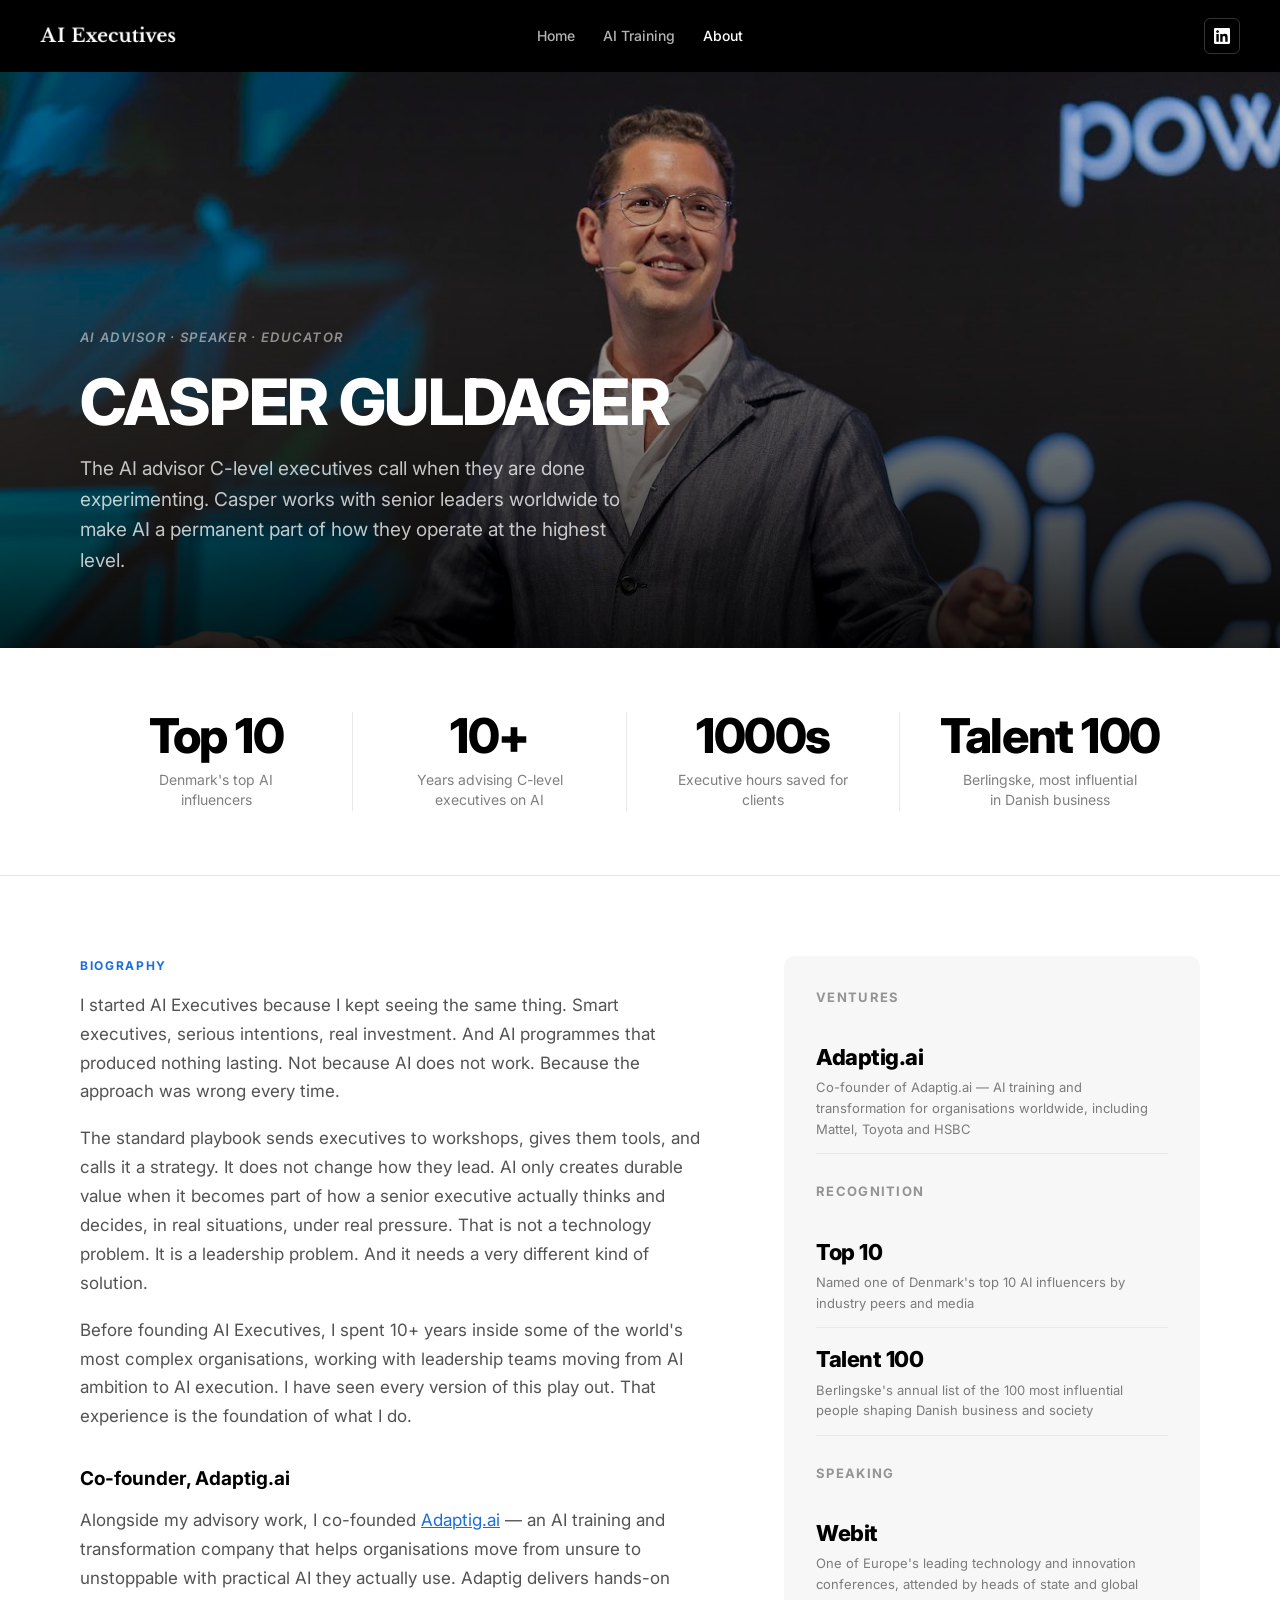
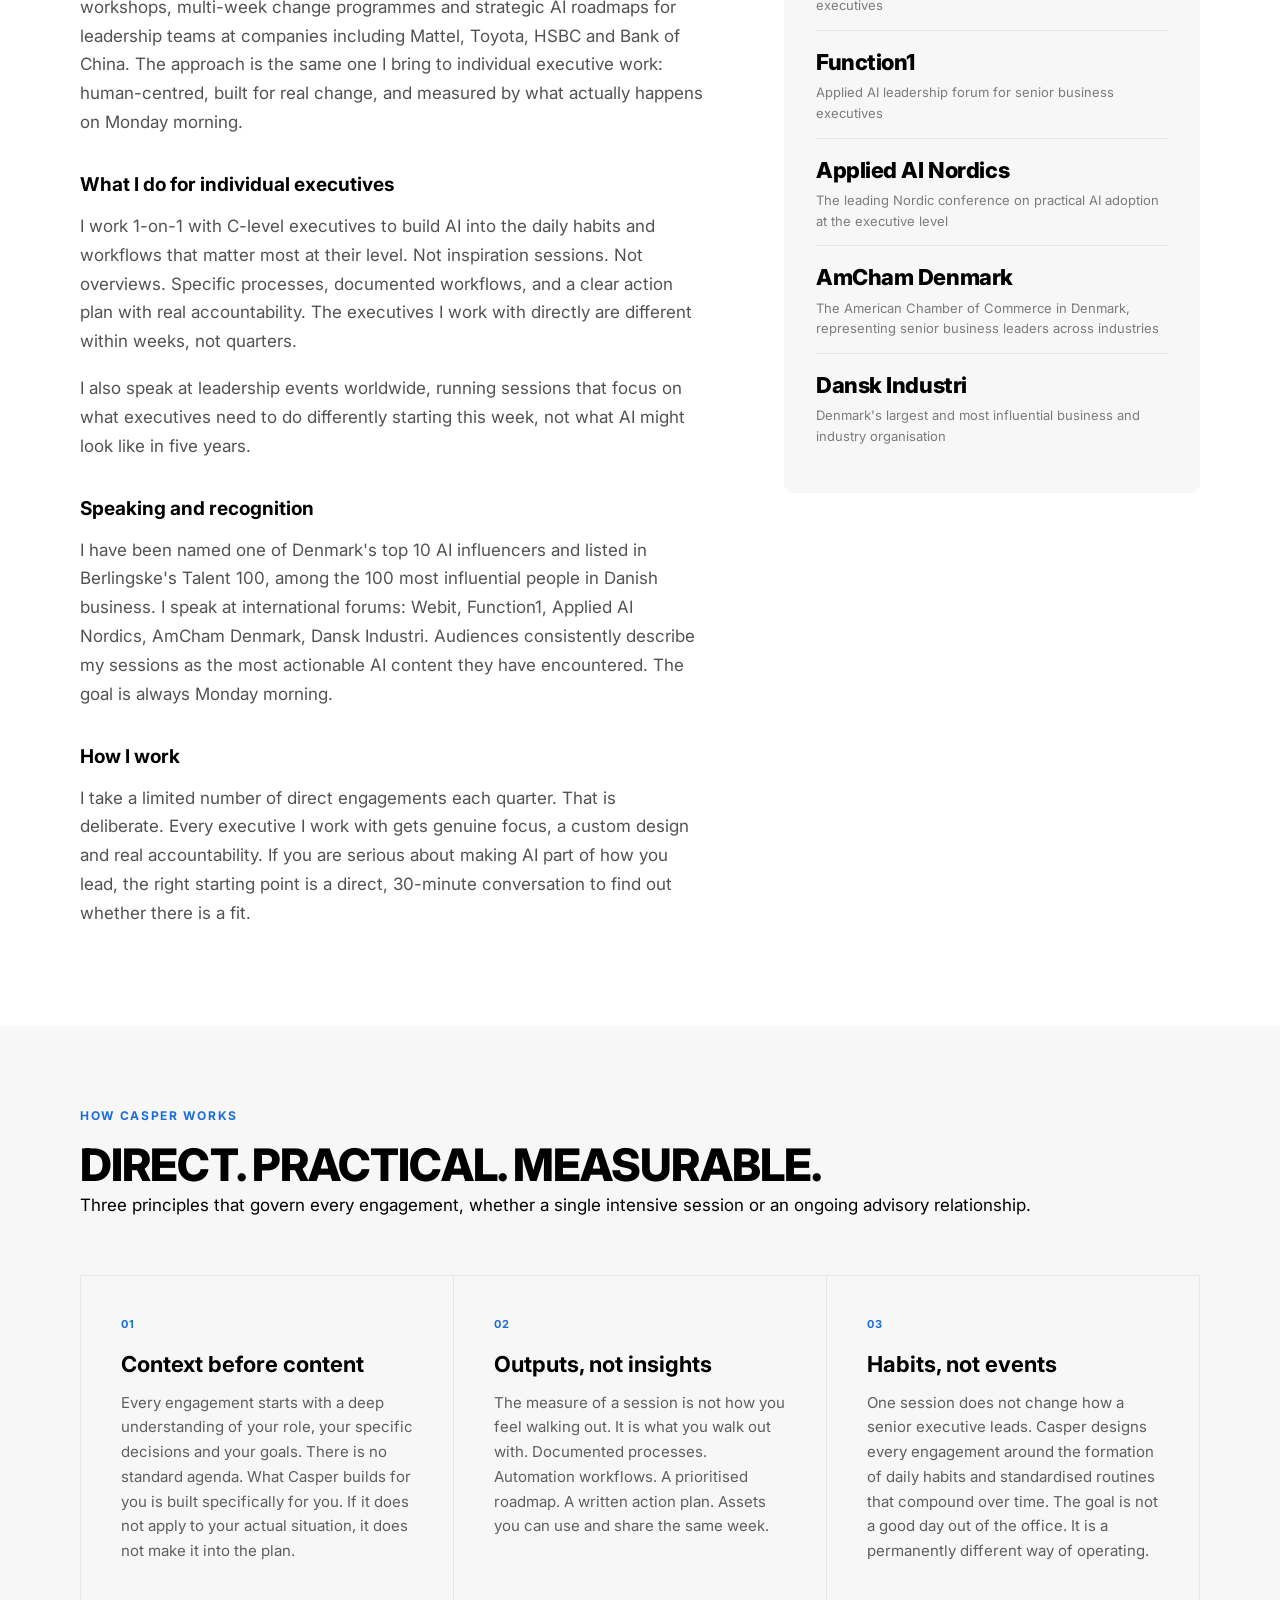
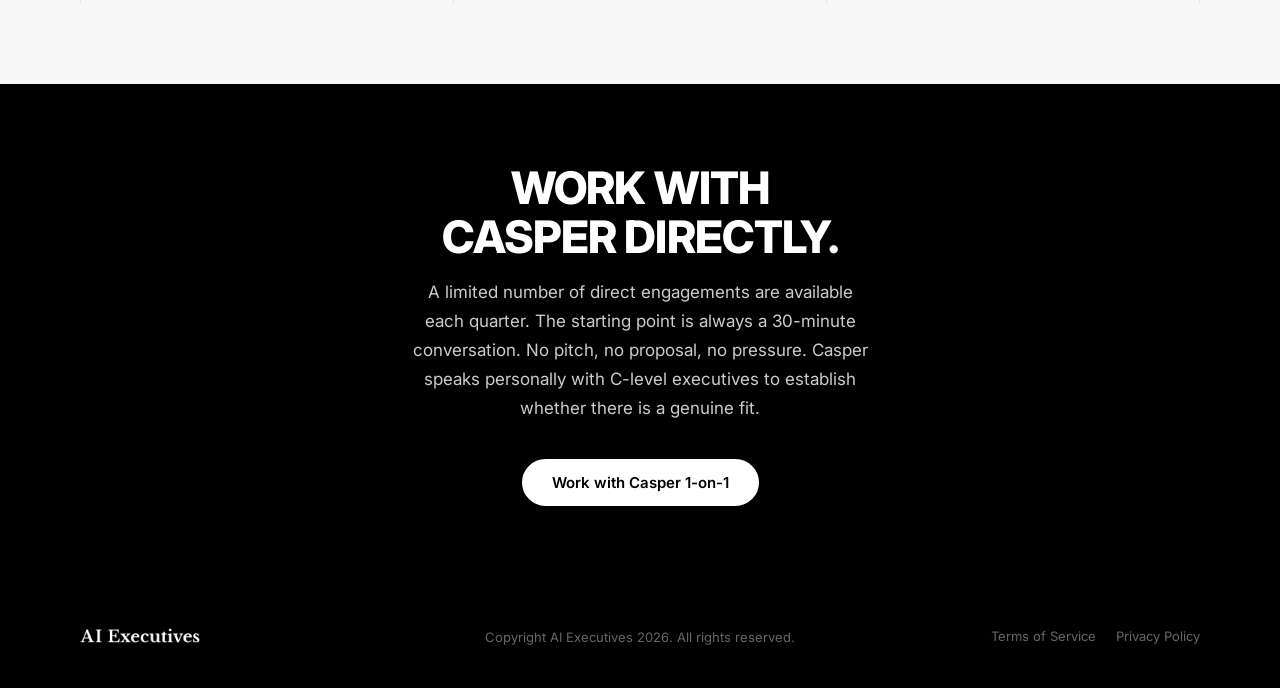
<file: about.html>
<!DOCTYPE html>
<html lang="en">
<head>
  <meta charset="UTF-8">
  <meta name="viewport" content="width=device-width, initial-scale=1.0">
  <title>Casper Guldager | AI Executives</title>
  <meta name="description" content="Casper Guldager is the AI advisor C-level executives turn to when AI has to actually change how they lead. Speaker, educator, and trusted thought partner to senior executives worldwide.">
  <link rel="canonical" href="https://aiexecutives.dk/about.html">
  <meta name="robots" content="index, follow">
  <meta property="og:type" content="profile">
  <meta property="og:url" content="https://aiexecutives.dk/about.html">
  <meta property="og:site_name" content="AI Executives">
  <meta property="og:locale" content="en_GB">
  <meta property="og:title" content="Casper Guldager | AI Executives">
  <meta property="og:description" content="Casper Guldager is the AI advisor C-level executives turn to when AI has to actually change how they lead. Speaker, educator, and trusted thought partner to senior executives worldwide.">
  <meta property="og:image" content="https://aiexecutives.dk/images/casper-portrait.jpg">
  <meta name="twitter:card" content="summary_large_image">
  <meta name="twitter:title" content="Casper Guldager | AI Executives">
  <meta name="twitter:description" content="Casper Guldager is the AI advisor C-level executives turn to when AI has to actually change how they lead.">
  <meta name="twitter:image" content="https://aiexecutives.dk/images/casper-portrait.jpg">
  <link rel="icon" type="image/png" href="favicon.png">
  <link rel="preconnect" href="https://fonts.googleapis.com">
  <link rel="preconnect" href="https://fonts.gstatic.com" crossorigin>
  <link href="https://fonts.googleapis.com/css2?family=Inter:ital,wght@0,400;0,500;0,600;0,700;0,800;1,400&display=swap" rel="stylesheet">
  <link rel="stylesheet" href="css/style.css">
  <script type="application/ld+json">
  {
    "@context": "https://schema.org",
    "@type": "Person",
    "@id": "https://aiexecutives.dk/#casper",
    "name": "Casper Guldager",
    "jobTitle": "AI Advisor",
    "url": "https://aiexecutives.dk/about.html",
    "image": "https://aiexecutives.dk/images/casper-portrait.jpg",
    "sameAs": ["https://www.linkedin.com/in/casperguldager"],
    "description": "AI advisor helping C-level executives integrate AI into strategy, decision-making and daily executive workflows.",
    "knowsAbout": ["Artificial Intelligence", "Executive Leadership", "AI Strategy", "Digital Transformation"],
    "award": ["Named one of Denmark's top 10 AI influencers", "Berlingske Talent 100"]
  }
  </script>
</head>
<body>

  <!-- ===== NAVIGATION ===== -->
  <nav class="nav nav--fixed">
    <a href="index.html" class="nav__logo">
      <img src="images/logo.png" alt="AI Executives">
    </a>
    <ul class="nav__links">
      <li><a href="index.html">Home</a></li>
      <li><a href="ai-training.html">AI Training</a></li>
      <li><a href="about.html" class="active">About</a></li>
    </ul>
    <div class="nav__right">
      <a href="https://linkedin.com/in/casperguldager" class="nav__linkedin" target="_blank" rel="noopener" aria-label="Casper Guldager on LinkedIn">
        <svg viewBox="0 0 24 24" xmlns="http://www.w3.org/2000/svg">
          <path d="M20.447 20.452h-3.554v-5.569c0-1.328-.027-3.037-1.852-3.037-1.853 0-2.136 1.445-2.136 2.939v5.667H9.351V9h3.414v1.561h.046c.477-.9 1.637-1.85 3.37-1.85 3.601 0 4.267 2.37 4.267 5.455v6.286zM5.337 7.433c-1.144 0-2.063-.926-2.063-2.065 0-1.138.92-2.063 2.063-2.063 1.14 0 2.064.925 2.064 2.063 0 1.139-.925 2.065-2.064 2.065zm1.782 13.019H3.555V9h3.564v11.452zM22.225 0H1.771C.792 0 0 .774 0 1.729v20.542C0 23.227.792 24 1.771 24h20.451C23.2 24 24 23.227 24 22.271V1.729C24 .774 23.2 0 22.222 0h.003z"/>
        </svg>
      </a>
      <button class="nav__hamburger" aria-label="Open menu">
        <span></span><span></span><span></span>
      </button>
    </div>
  </nav>

  <!-- Mobile overlay -->
  <div class="nav__overlay" role="dialog" aria-label="Navigation menu">
    <button class="nav__overlay-close" aria-label="Close menu">
      <svg width="28" height="28" viewBox="0 0 24 24" fill="none" stroke="currentColor" stroke-width="2.2" stroke-linecap="round">
        <path d="M18 6L6 18M6 6l12 12"/>
      </svg>
    </button>
    <a href="index.html">Home</a>
    <a href="ai-training.html">AI Training</a>
    <a href="about.html">About</a>
  </div>

  <main>

    <!-- ===== ABOUT HERO ===== -->
    <section class="about-page-hero">
      <div class="about-page-hero__bg"></div>
      <div class="about-page-hero__overlay"></div>
      <div class="about-page-hero__content">
        <p class="hero__eyebrow" style="color:rgba(255,255,255,0.5);font-size:13px;font-weight:600;letter-spacing:0.1em;text-transform:uppercase;margin-bottom:20px;">AI Advisor · Speaker · Educator</p>
        <h1>CASPER GULDAGER</h1>
        <p>The AI advisor C-level executives call when they are done experimenting. Casper works with senior leaders worldwide to make AI a permanent part of how they operate at the highest level.</p>
      </div>
    </section>

    <!-- ===== STATS STRIP ===== -->
    <div class="stats-strip">
      <div class="container">
        <div class="stats-strip__grid">
          <div class="stat-block">
            <div class="stat-block__value">Top 10</div>
            <div class="stat-block__label">Denmark's top AI influencers</div>
          </div>
          <div class="stat-block">
            <div class="stat-block__value">10+</div>
            <div class="stat-block__label">Years advising C-level executives on AI</div>
          </div>
          <div class="stat-block">
            <div class="stat-block__value">1000s</div>
            <div class="stat-block__label">Executive hours saved for clients</div>
          </div>
          <div class="stat-block">
            <div class="stat-block__value">Talent 100</div>
            <div class="stat-block__label">Berlingske, most influential in Danish business</div>
          </div>
        </div>
      </div>
    </div>

    <!-- ===== BIO SECTION ===== -->
    <section class="section bio-section">
      <div class="container">
        <div class="bio-grid">
          <div class="bio-text">
            <span class="section-label">Biography</span>

            <p>I started AI Executives because I kept seeing the same thing. Smart executives, serious intentions, real investment. And AI programmes that produced nothing lasting. Not because AI does not work. Because the approach was wrong every time.</p>

            <p>The standard playbook sends executives to workshops, gives them tools, and calls it a strategy. It does not change how they lead. AI only creates durable value when it becomes part of how a senior executive actually thinks and decides, in real situations, under real pressure. That is not a technology problem. It is a leadership problem. And it needs a very different kind of solution.</p>

            <p>Before founding AI Executives, I spent 10+ years inside some of the world's most complex organisations, working with leadership teams moving from AI ambition to AI execution. I have seen every version of this play out. That experience is the foundation of what I do.</p>

            <h3>Co-founder, Adaptig.ai</h3>

            <p>Alongside my advisory work, I co-founded <a href="https://adaptig.ai" target="_blank" rel="noopener" style="color:var(--blue);text-decoration:underline;">Adaptig.ai</a> — an AI training and transformation company that helps organisations move from unsure to unstoppable with practical AI they actually use. Adaptig delivers hands-on workshops, multi-week change programmes and strategic AI roadmaps for leadership teams at companies including Mattel, Toyota, HSBC and Bank of China. The approach is the same one I bring to individual executive work: human-centred, built for real change, and measured by what actually happens on Monday morning.</p>

            <h3>What I do for individual executives</h3>

            <p>I work 1-on-1 with C-level executives to build AI into the daily habits and workflows that matter most at their level. Not inspiration sessions. Not overviews. Specific processes, documented workflows, and a clear action plan with real accountability. The executives I work with directly are different within weeks, not quarters.</p>

            <p>I also speak at leadership events worldwide, running sessions that focus on what executives need to do differently starting this week, not what AI might look like in five years.</p>

            <h3>Speaking and recognition</h3>

            <p>I have been named one of Denmark's top 10 AI influencers and listed in Berlingske's Talent 100, among the 100 most influential people in Danish business. I speak at international forums: Webit, Function1, Applied AI Nordics, AmCham Denmark, Dansk Industri. Audiences consistently describe my sessions as the most actionable AI content they have encountered. The goal is always Monday morning.</p>

            <h3>How I work</h3>

            <p>I take a limited number of direct engagements each quarter. That is deliberate. Every executive I work with gets genuine focus, a custom design and real accountability. If you are serious about making AI part of how you lead, the right starting point is a direct, 30-minute conversation to find out whether there is a fit.</p>

          </div>

          <div>
            <div class="bio-sidebar-card">
              <h4>Ventures</h4>
              <div class="bio-stat">
                <div class="bio-stat__value">Adaptig.ai</div>
                <div class="bio-stat__label">Co-founder of Adaptig.ai — AI training and transformation for organisations worldwide, including Mattel, Toyota and HSBC</div>
              </div>
              <h4 style="margin-top:28px;">Recognition</h4>
              <div class="bio-stat">
                <div class="bio-stat__value">Top 10</div>
                <div class="bio-stat__label">Named one of Denmark's top 10 AI influencers by industry peers and media</div>
              </div>
              <div class="bio-stat">
                <div class="bio-stat__value">Talent 100</div>
                <div class="bio-stat__label">Berlingske's annual list of the 100 most influential people shaping Danish business and society</div>
              </div>
              <h4 style="margin-top:28px;">Speaking</h4>
              <div class="bio-stat">
                <div class="bio-stat__value">Webit</div>
                <div class="bio-stat__label">One of Europe's leading technology and innovation conferences, attended by heads of state and global executives</div>
              </div>
              <div class="bio-stat">
                <div class="bio-stat__value">Function1</div>
                <div class="bio-stat__label">Applied AI leadership forum for senior business executives</div>
              </div>
              <div class="bio-stat">
                <div class="bio-stat__value">Applied AI Nordics</div>
                <div class="bio-stat__label">The leading Nordic conference on practical AI adoption at the executive level</div>
              </div>
              <div class="bio-stat">
                <div class="bio-stat__value">AmCham Denmark</div>
                <div class="bio-stat__label">The American Chamber of Commerce in Denmark, representing senior business leaders across industries</div>
              </div>
              <div class="bio-stat">
                <div class="bio-stat__value">Dansk Industri</div>
                <div class="bio-stat__label">Denmark's largest and most influential business and industry organisation</div>
              </div>
            </div>
          </div>
        </div>
      </div>
    </section>

    <!-- ===== APPROACH SECTION ===== -->
    <section class="section approach-section">
      <div class="container">
        <span class="section-label">How Casper works</span>
        <h2>DIRECT. PRACTICAL. MEASURABLE.</h2>
        <p>Three principles that govern every engagement, whether a single intensive session or an ongoing advisory relationship.</p>
        <div class="approach-grid">
          <div class="approach-item">
            <div class="approach-item__num">01</div>
            <h3>Context before content</h3>
            <p>Every engagement starts with a deep understanding of your role, your specific decisions and your goals. There is no standard agenda. What Casper builds for you is built specifically for you. If it does not apply to your actual situation, it does not make it into the plan.</p>
          </div>
          <div class="approach-item">
            <div class="approach-item__num">02</div>
            <h3>Outputs, not insights</h3>
            <p>The measure of a session is not how you feel walking out. It is what you walk out with. Documented processes. Automation workflows. A prioritised roadmap. A written action plan. Assets you can use and share the same week.</p>
          </div>
          <div class="approach-item">
            <div class="approach-item__num">03</div>
            <h3>Habits, not events</h3>
            <p>One session does not change how a senior executive leads. Casper designs every engagement around the formation of daily habits and standardised routines that compound over time. The goal is not a good day out of the office. It is a permanently different way of operating.</p>
          </div>
        </div>
      </div>
    </section>

    <!-- ===== CTA ===== -->
    <section class="section about-cta">
      <div class="container">
        <h2>WORK WITH CASPER DIRECTLY.</h2>
        <p>A limited number of direct engagements are available each quarter. The starting point is always a 30-minute conversation. No pitch, no proposal, no pressure. Casper speaks personally with C-level executives to establish whether there is a genuine fit.</p>
        <a href="ai-training.html" class="btn btn--white">Work with Casper 1-on-1</a>
      </div>
    </section>

  </main>

  <!-- ===== FOOTER ===== -->
  <footer class="footer">
    <div class="footer__inner">
      <a href="index.html" class="footer__logo">
        <img src="images/logo.png" alt="AI Executives">
      </a>
      <p class="footer__copy">Copyright AI Executives 2026. All rights reserved.</p>
      <nav class="footer__links">
        <a href="terms.html">Terms of Service</a>
        <a href="privacy.html">Privacy Policy</a>
      </nav>
    </div>
  </footer>

  <script src="js/main.js"></script>
</body>
</html>
</file>
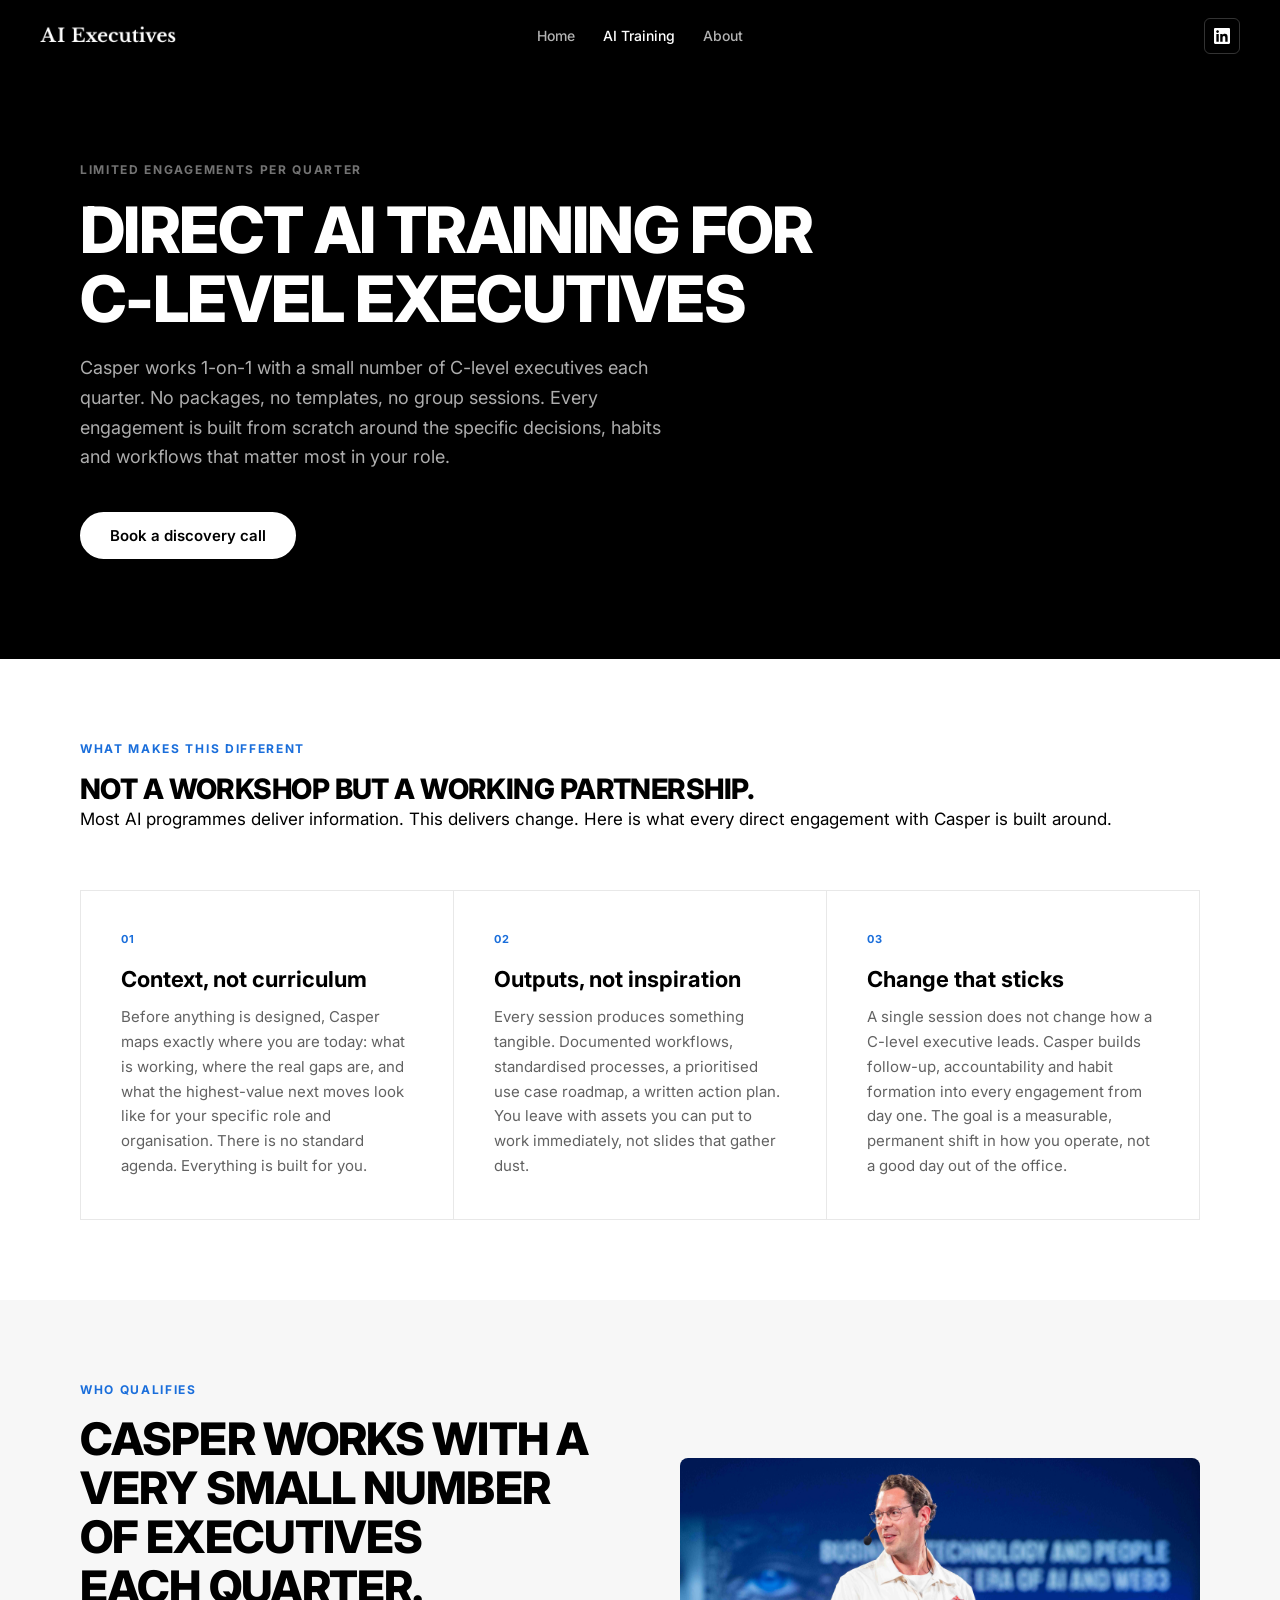
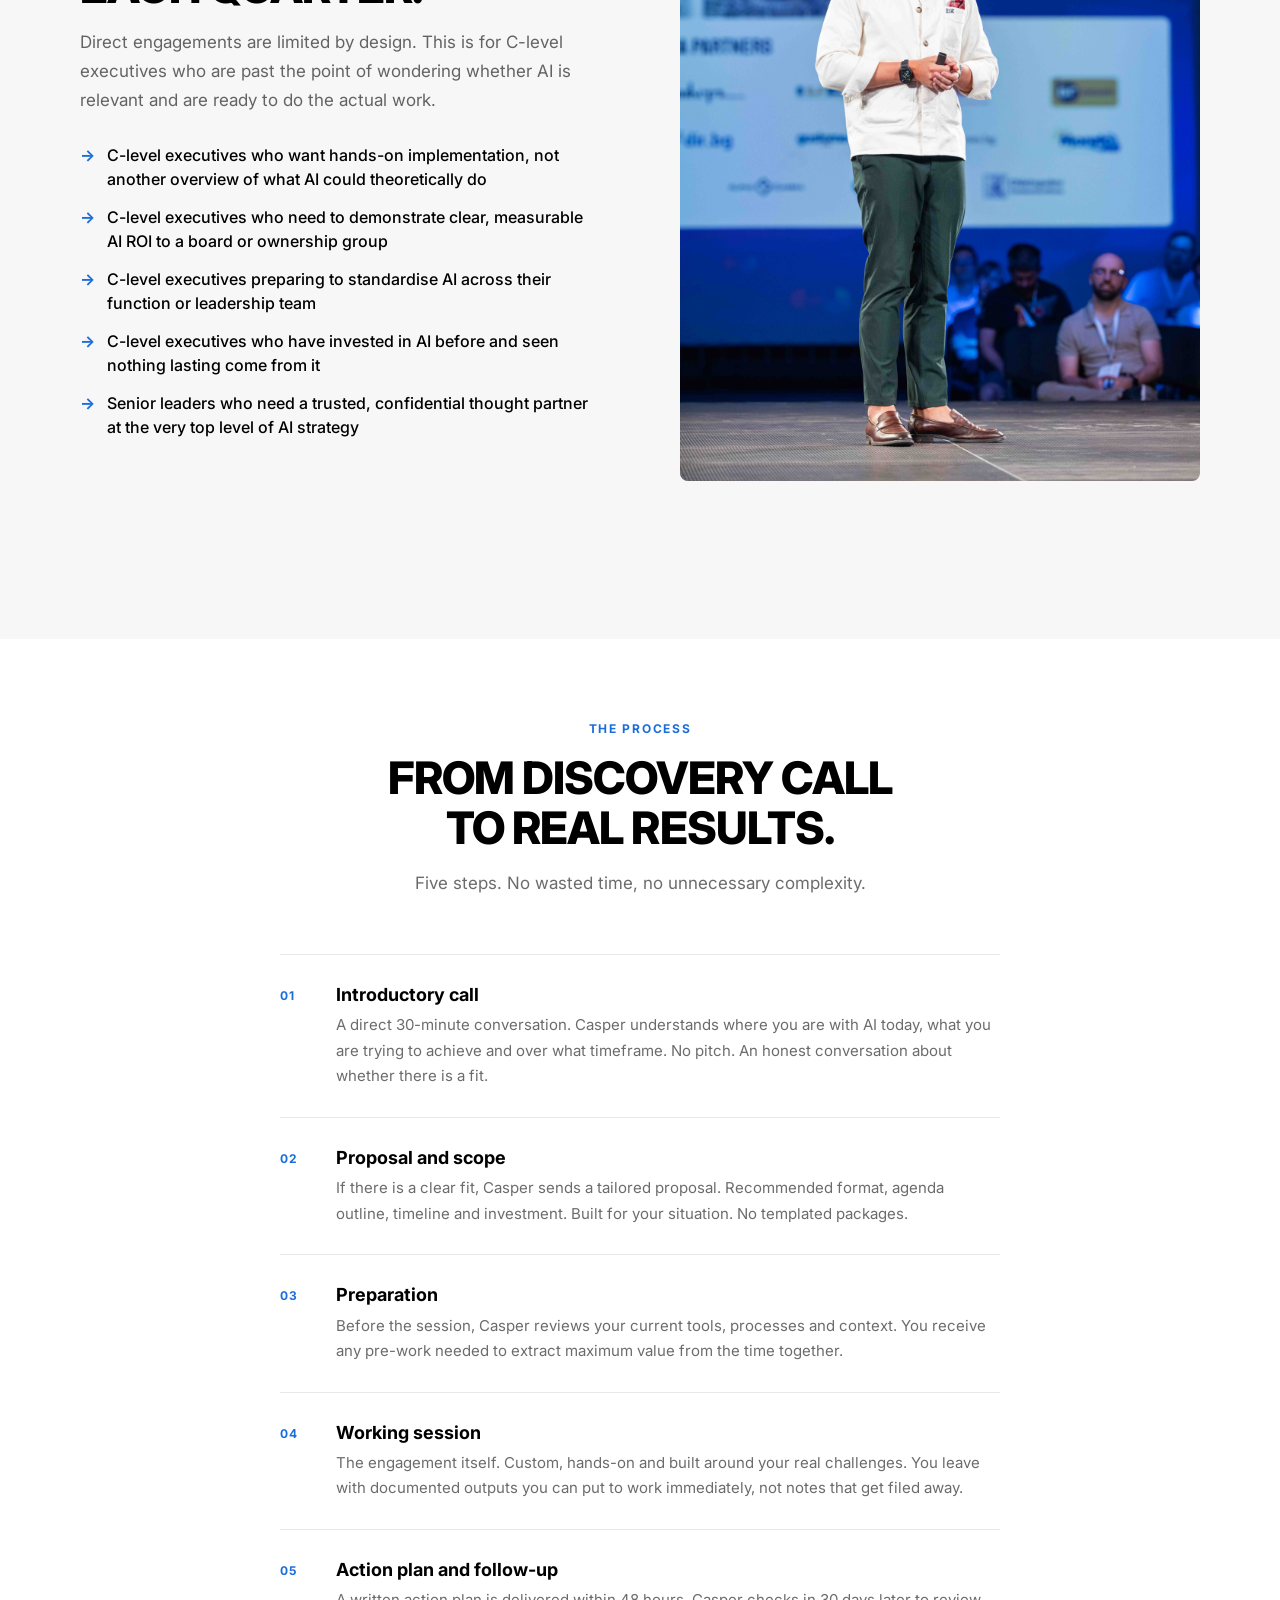
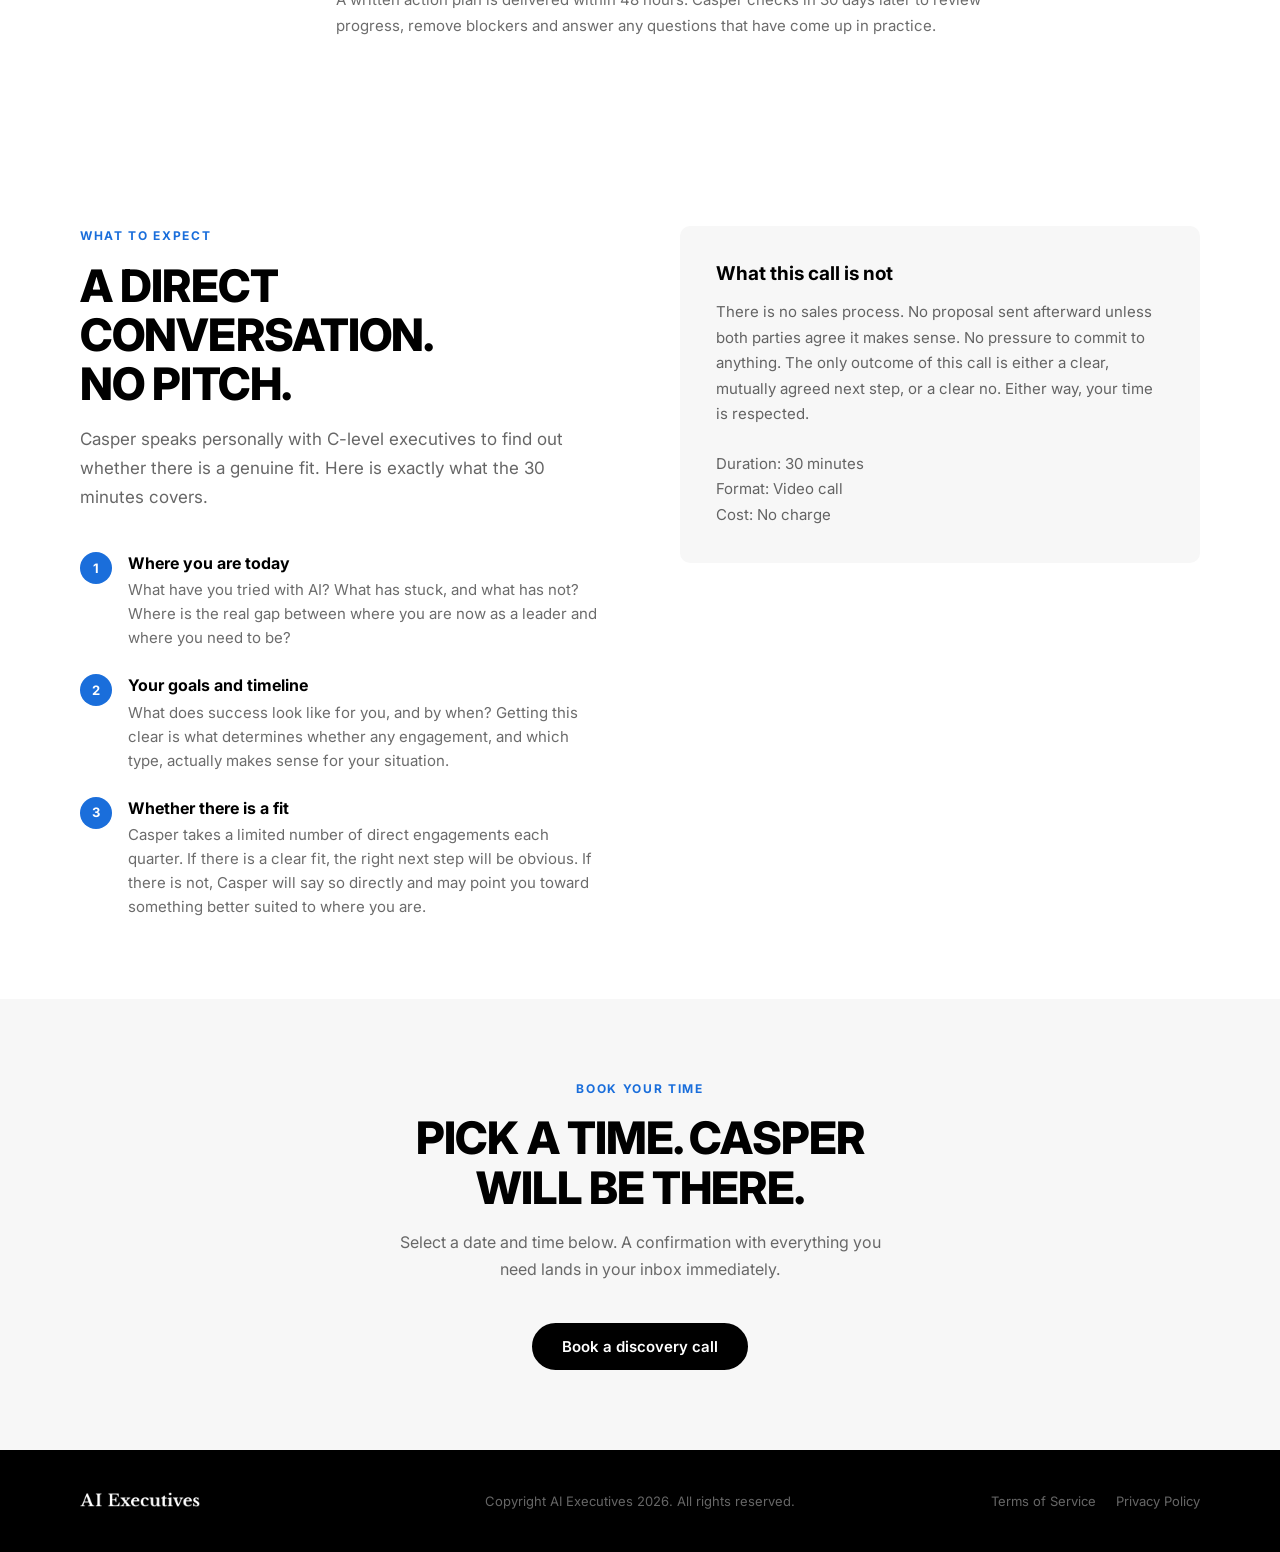
<file: ai-training.html>
<!DOCTYPE html>
<html lang="en">
<head>
  <meta charset="UTF-8">
  <meta name="viewport" content="width=device-width, initial-scale=1.0">
  <title>Direct AI Advisory | AI Executives</title>
  <meta name="description" content="Casper Guldager works 1-on-1 with a select number of C-level executives each quarter. No templates, no packages. Built entirely around your role, your decisions, and the change you need to make.">
  <link rel="canonical" href="https://aiexecutives.dk/ai-training.html">
  <meta name="robots" content="index, follow">
  <meta property="og:type" content="website">
  <meta property="og:url" content="https://aiexecutives.dk/ai-training.html">
  <meta property="og:site_name" content="AI Executives">
  <meta property="og:locale" content="en_GB">
  <meta property="og:title" content="Direct AI Training for C-Level Executives | AI Executives">
  <meta property="og:description" content="Casper Guldager works 1-on-1 with a select number of C-level executives each quarter. Built entirely around your role, your decisions, and the change you need to make.">
  <meta property="og:image" content="https://aiexecutives.dk/images/casper-speaking.jpg">
  <meta name="twitter:card" content="summary_large_image">
  <meta name="twitter:title" content="Direct AI Training for C-Level Executives | AI Executives">
  <meta name="twitter:description" content="Casper Guldager works 1-on-1 with a select number of C-level executives each quarter. Built entirely around your role, your decisions, and the change you need to make.">
  <meta name="twitter:image" content="https://aiexecutives.dk/images/casper-speaking.jpg">
  <link rel="icon" type="image/png" href="favicon.png">
  <link rel="preconnect" href="https://fonts.googleapis.com">
  <link rel="preconnect" href="https://fonts.gstatic.com" crossorigin>
  <link href="https://fonts.googleapis.com/css2?family=Inter:ital,wght@0,400;0,500;0,600;0,700;0,800;1,400&display=swap" rel="stylesheet">
  <link rel="stylesheet" href="css/style.css">
  <script type="application/ld+json">
  {
    "@context": "https://schema.org",
    "@type": "Service",
    "name": "Direct AI Training for C-Level Executives",
    "provider": {
      "@type": "Person",
      "@id": "https://aiexecutives.dk/#casper",
      "name": "Casper Guldager",
      "url": "https://aiexecutives.dk/about.html"
    },
    "url": "https://aiexecutives.dk/ai-training.html",
    "description": "1-on-1 AI training and advisory sessions tailored for C-level executives. Custom engagements built around your role, decisions and workflows.",
    "areaServed": "Worldwide",
    "serviceType": "AI Training and Advisory"
  }
  </script>
</head>
<body>

  <!-- ===== NAVIGATION ===== -->
  <nav class="nav nav--fixed">
    <a href="index.html" class="nav__logo">
      <img src="images/logo.png" alt="AI Executives">
    </a>
    <ul class="nav__links">
      <li><a href="index.html">Home</a></li>
      <li><a href="ai-training.html" class="active">AI Training</a></li>
      <li><a href="about.html">About</a></li>
    </ul>
    <div class="nav__right">
      <a href="https://linkedin.com/in/casperguldager" class="nav__linkedin" target="_blank" rel="noopener" aria-label="Casper Guldager on LinkedIn">
        <svg viewBox="0 0 24 24" xmlns="http://www.w3.org/2000/svg">
          <path d="M20.447 20.452h-3.554v-5.569c0-1.328-.027-3.037-1.852-3.037-1.853 0-2.136 1.445-2.136 2.939v5.667H9.351V9h3.414v1.561h.046c.477-.9 1.637-1.85 3.37-1.85 3.601 0 4.267 2.37 4.267 5.455v6.286zM5.337 7.433c-1.144 0-2.063-.926-2.063-2.065 0-1.138.92-2.063 2.063-2.063 1.14 0 2.064.925 2.064 2.063 0 1.139-.925 2.065-2.064 2.065zm1.782 13.019H3.555V9h3.564v11.452zM22.225 0H1.771C.792 0 0 .774 0 1.729v20.542C0 23.227.792 24 1.771 24h20.451C23.2 24 24 23.227 24 22.271V1.729C24 .774 23.2 0 22.222 0h.003z"/>
        </svg>
      </a>
      <button class="nav__hamburger" aria-label="Open menu">
        <span></span><span></span><span></span>
      </button>
    </div>
  </nav>

  <!-- Mobile overlay -->
  <div class="nav__overlay" role="dialog" aria-label="Navigation menu">
    <button class="nav__overlay-close" aria-label="Close menu">
      <svg width="28" height="28" viewBox="0 0 24 24" fill="none" stroke="currentColor" stroke-width="2.2" stroke-linecap="round">
        <path d="M18 6L6 18M6 6l12 12"/>
      </svg>
    </button>
    <a href="index.html">Home</a>
    <a href="ai-training.html">AI Training</a>
    <a href="about.html">About</a>
  </div>

  <main>

    <!-- ===== HERO ===== -->
    <section class="page-hero">
      <div class="container">
        <span class="section-label" style="color:rgba(255,255,255,0.45);">Limited engagements per quarter</span>
        <h1>DIRECT AI TRAINING FOR C-LEVEL EXECUTIVES</h1>
        <p>Casper works 1-on-1 with a small number of C-level executives each quarter. No packages, no templates, no group sessions. Every engagement is built from scratch around the specific decisions, habits and workflows that matter most in your role.</p>
        <a href="https://app.fyxer.com/e/casper-guldager-88e/30" class="btn btn--white" target="_blank" rel="noopener">Book a discovery call</a>
      </div>
    </section>

    <!-- ===== PRINCIPLES ===== -->
    <section class="section training-principles">
      <div class="container">
        <span class="section-label">What makes this different</span>
        <h2 style="font-size:clamp(20px,2.2vw,32px);">NOT A WORKSHOP BUT A WORKING PARTNERSHIP.</h2>
        <p>Most AI programmes deliver information. This delivers change. Here is what every direct engagement with Casper is built around.</p>
        <div class="training-principles__grid">
          <div class="training-principle">
            <div class="training-principle__num">01</div>
            <h3>Context, not curriculum</h3>
            <p>Before anything is designed, Casper maps exactly where you are today: what is working, where the real gaps are, and what the highest-value next moves look like for your specific role and organisation. There is no standard agenda. Everything is built for you.</p>
          </div>
          <div class="training-principle">
            <div class="training-principle__num">02</div>
            <h3>Outputs, not inspiration</h3>
            <p>Every session produces something tangible. Documented workflows, standardised processes, a prioritised use case roadmap, a written action plan. You leave with assets you can put to work immediately, not slides that gather dust.</p>
          </div>
          <div class="training-principle">
            <div class="training-principle__num">03</div>
            <h3>Change that sticks</h3>
            <p>A single session does not change how a C-level executive leads. Casper builds follow-up, accountability and habit formation into every engagement from day one. The goal is a measurable, permanent shift in how you operate, not a good day out of the office.</p>
          </div>
        </div>
      </div>
    </section>

    <!-- ===== WHO IT IS FOR ===== -->
    <section class="section who-for">
      <div class="container">
        <div class="who-for-grid">
          <div class="who-for-text">
            <span class="section-label">Who qualifies</span>
            <h2>CASPER WORKS WITH A VERY SMALL NUMBER OF EXECUTIVES EACH QUARTER.</h2>
            <p>Direct engagements are limited by design. This is for C-level executives who are past the point of wondering whether AI is relevant and are ready to do the actual work.</p>
            <ul class="who-for-list">
              <li>C-level executives who want hands-on implementation, not another overview of what AI could theoretically do</li>
              <li>C-level executives who need to demonstrate clear, measurable AI ROI to a board or ownership group</li>
              <li>C-level executives preparing to standardise AI across their function or leadership team</li>
              <li>C-level executives who have invested in AI before and seen nothing lasting come from it</li>
              <li>Senior leaders who need a trusted, confidential thought partner at the very top level of AI strategy</li>
            </ul>
          </div>
          <div class="who-for-visual">
            <img src="images/casper-speaking.jpg" alt="Casper Guldager presenting">
          </div>
        </div>
      </div>
    </section>

    <!-- ===== HOW IT WORKS ===== -->
    <section class="section" style="background:var(--white);">
      <div class="container">
        <div class="section-header-centered">
          <span class="section-label">The process</span>
          <h2>FROM DISCOVERY CALL TO REAL RESULTS.</h2>
          <p>Five steps. No wasted time, no unnecessary complexity.</p>
        </div>
        <div style="max-width:720px;margin:0 auto;border-top:1px solid var(--border-grey);">
          <div class="module-row">
            <span class="module-num">01</span>
            <div class="module-content">
              <h3>Introductory call</h3>
              <p>A direct 30-minute conversation. Casper understands where you are with AI today, what you are trying to achieve and over what timeframe. No pitch. An honest conversation about whether there is a fit.</p>
            </div>
          </div>
          <div class="module-row">
            <span class="module-num">02</span>
            <div class="module-content">
              <h3>Proposal and scope</h3>
              <p>If there is a clear fit, Casper sends a tailored proposal. Recommended format, agenda outline, timeline and investment. Built for your situation. No templated packages.</p>
            </div>
          </div>
          <div class="module-row">
            <span class="module-num">03</span>
            <div class="module-content">
              <h3>Preparation</h3>
              <p>Before the session, Casper reviews your current tools, processes and context. You receive any pre-work needed to extract maximum value from the time together.</p>
            </div>
          </div>
          <div class="module-row">
            <span class="module-num">04</span>
            <div class="module-content">
              <h3>Working session</h3>
              <p>The engagement itself. Custom, hands-on and built around your real challenges. You leave with documented outputs you can put to work immediately, not notes that get filed away.</p>
            </div>
          </div>
          <div class="module-row" style="border-bottom:none;">
            <span class="module-num">05</span>
            <div class="module-content">
              <h3>Action plan and follow-up</h3>
              <p>A written action plan is delivered within 48 hours. Casper checks in 30 days later to review progress, remove blockers and answer any questions that have come up in practice.</p>
            </div>
          </div>
        </div>
      </div>
    </section>


    <!-- ===== WHAT TO EXPECT ===== -->
    <section id="book" class="section discovery-what">
      <div class="container">
        <div class="discovery-layout">
          <div class="discovery-left">
            <span class="section-label">What to expect</span>
            <h2>A DIRECT CONVERSATION. NO PITCH.</h2>
            <p>Casper speaks personally with C-level executives to find out whether there is a genuine fit. Here is exactly what the 30 minutes covers.</p>
            <div class="discovery-bullets">
              <div class="discovery-bullet">
                <div class="discovery-bullet__num">1</div>
                <div class="discovery-bullet__text">
                  <h4>Where you are today</h4>
                  <p>What have you tried with AI? What has stuck, and what has not? Where is the real gap between where you are now as a leader and where you need to be?</p>
                </div>
              </div>
              <div class="discovery-bullet">
                <div class="discovery-bullet__num">2</div>
                <div class="discovery-bullet__text">
                  <h4>Your goals and timeline</h4>
                  <p>What does success look like for you, and by when? Getting this clear is what determines whether any engagement, and which type, actually makes sense for your situation.</p>
                </div>
              </div>
              <div class="discovery-bullet">
                <div class="discovery-bullet__num">3</div>
                <div class="discovery-bullet__text">
                  <h4>Whether there is a fit</h4>
                  <p>Casper takes a limited number of direct engagements each quarter. If there is a clear fit, the right next step will be obvious. If there is not, Casper will say so directly and may point you toward something better suited to where you are.</p>
                </div>
              </div>
            </div>
          </div>

          <div class="discovery-right">
            <h3>What this call is not</h3>
            <p>There is no sales process. No proposal sent afterward unless both parties agree it makes sense. No pressure to commit to anything. The only outcome of this call is either a clear, mutually agreed next step, or a clear no. Either way, your time is respected.</p>
            <p style="margin-bottom:0;color:rgba(0,0,0,0.6);font-size:15px;">Duration: 30 minutes<br>Format: Video call<br>Cost: No charge</p>
          </div>
        </div>
      </div>
    </section>

    <!-- ===== BOOK A CALL ===== -->
    <section id="calendar" class="section calendar-section">
      <div class="container" style="text-align:center;max-width:680px;">
        <span class="section-label">Book your time</span>
        <h2>PICK A TIME. CASPER WILL BE THERE.</h2>
        <p>Select a date and time below. A confirmation with everything you need lands in your inbox immediately.</p>
        <a href="https://app.fyxer.com/e/casper-guldager-88e/30" class="btn btn--blue" target="_blank" rel="noopener">Book a discovery call</a>
      </div>
    </section>

  </main>

  <!-- ===== FOOTER ===== -->
  <footer class="footer">
    <div class="footer__inner">
      <a href="index.html" class="footer__logo">
        <img src="images/logo.png" alt="AI Executives">
      </a>
      <p class="footer__copy">Copyright AI Executives 2026. All rights reserved.</p>
      <nav class="footer__links">
        <a href="terms.html">Terms of Service</a>
        <a href="privacy.html">Privacy Policy</a>
      </nav>
    </div>
  </footer>

  <script src="js/main.js"></script>
</body>
</html>
</file>
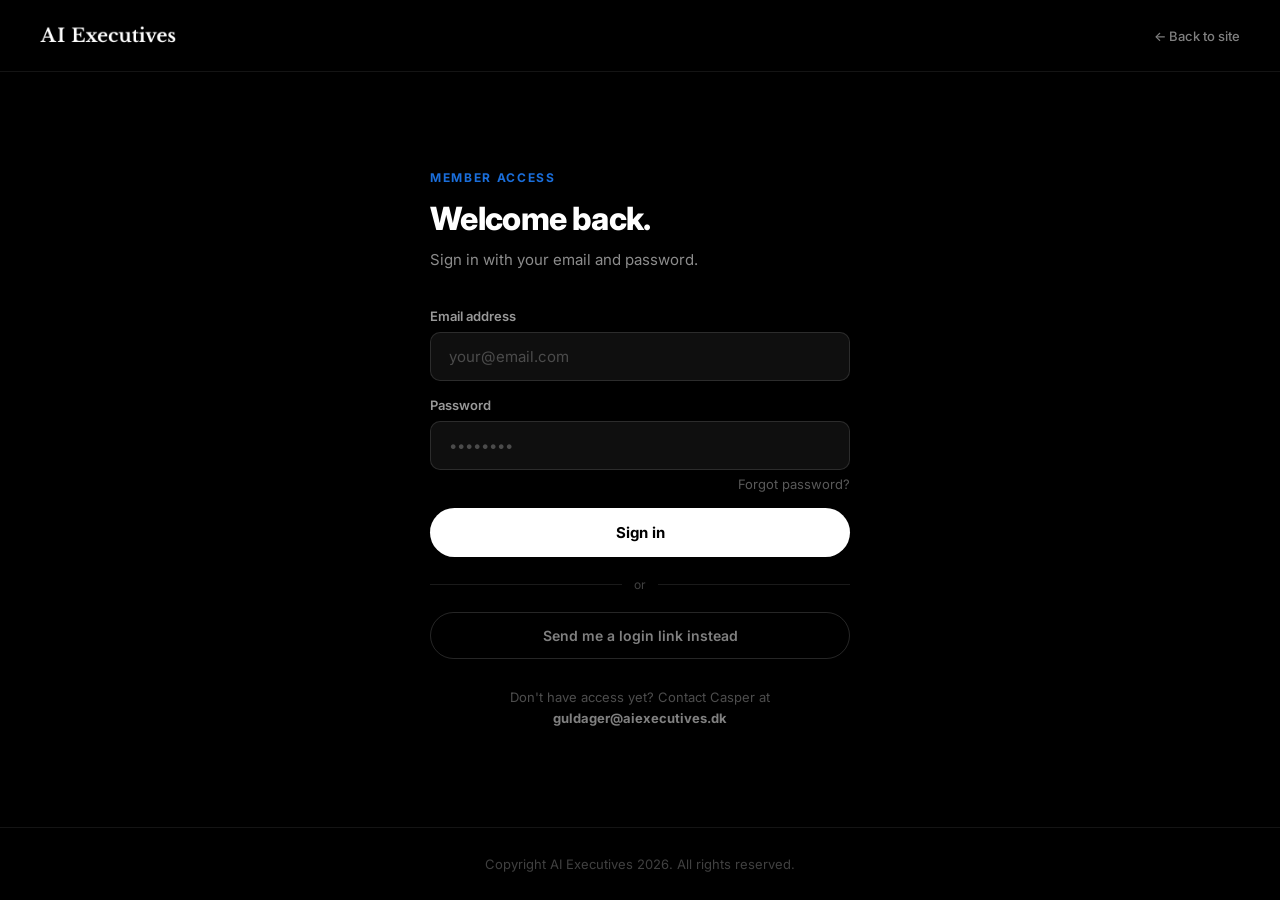
<file: login.html>
<!DOCTYPE html>
<html lang="en">
<head>
  <meta charset="UTF-8">
  <meta name="viewport" content="width=device-width, initial-scale=1.0">
  <title>Member Login | AI Executives</title>
  <meta name="robots" content="noindex, nofollow">
  <link rel="icon" type="image/png" href="favicon.png">
  <link rel="preconnect" href="https://fonts.googleapis.com">
  <link rel="preconnect" href="https://fonts.gstatic.com" crossorigin>
  <link href="https://fonts.googleapis.com/css2?family=Inter:ital,wght@0,400;0,500;0,600;0,700;0,800;1,400&display=swap" rel="stylesheet">
  <script>window.__tokens=(function(){var p=new URLSearchParams(location.hash.substring(1));return{invite:p.get('invite_token'),recovery:p.get('recovery_token')};}());</script>
  <style>
    *, *::before, *::after { box-sizing: border-box; margin: 0; padding: 0; }
    :root {
      --black: #000000;
      --white: #ffffff;
      --blue: #1a6edb;
      --border-grey: #e8e8e8;
      --font: 'Inter', sans-serif;
    }
    body {
      font-family: var(--font);
      background: var(--black);
      color: var(--white);
      min-height: 100vh;
      display: flex;
      flex-direction: column;
      -webkit-font-smoothing: antialiased;
      opacity: 0;
      transition: opacity 0.2s;
    }
    body.ready { opacity: 1; }
    a { text-decoration: none; color: inherit; }

    .nav {
      display: flex;
      align-items: center;
      justify-content: space-between;
      padding: 0 40px;
      height: 72px;
      background: var(--black);
      border-bottom: 1px solid rgba(255,255,255,0.08);
      flex-shrink: 0;
    }
    .nav__logo img { height: 34px; width: auto; display: block; }
    .nav__back {
      font-size: 13px; font-weight: 500;
      color: rgba(255,255,255,0.5);
      display: flex; align-items: center; gap: 6px;
      transition: color 0.2s;
    }
    .nav__back:hover { color: var(--white); }

    main {
      flex: 1;
      display: flex;
      align-items: center;
      justify-content: center;
      padding: 60px 20px;
    }

    .login-card { width: 100%; max-width: 420px; }

    .login-card__eyebrow {
      display: block; font-size: 12px; font-weight: 700;
      letter-spacing: 0.14em; text-transform: uppercase;
      color: var(--blue); margin-bottom: 16px;
    }

    .login-card h1 {
      font-size: 32px; font-weight: 800;
      letter-spacing: -0.02em; line-height: 1.1;
      margin-bottom: 12px;
    }

    .login-card__sub {
      font-size: 15px; color: rgba(255,255,255,0.55);
      line-height: 1.6; margin-bottom: 36px;
    }

    .form-group { margin-bottom: 16px; }

    .form-group label {
      display: block; font-size: 13px; font-weight: 600;
      color: rgba(255,255,255,0.6); margin-bottom: 8px;
    }

    .form-group input {
      width: 100%; padding: 14px 18px;
      background: rgba(255,255,255,0.06);
      border: 1px solid rgba(255,255,255,0.12);
      border-radius: 10px;
      font-family: var(--font); font-size: 15px;
      color: var(--white);
      outline: none;
      transition: border-color 0.2s, background 0.2s;
    }
    .form-group input::placeholder { color: rgba(255,255,255,0.25); }
    .form-group input:focus {
      border-color: rgba(255,255,255,0.35);
      background: rgba(255,255,255,0.09);
    }

    .login-btn {
      display: flex; align-items: center; justify-content: center;
      width: 100%; padding: 15px 28px; margin-top: 8px;
      background: var(--white); color: var(--black);
      border: none; border-radius: 999px;
      font-family: var(--font); font-size: 15px; font-weight: 700;
      cursor: pointer; transition: opacity 0.2s;
    }
    .login-btn:hover { opacity: 0.88; }
    .login-btn:disabled { opacity: 0.5; cursor: not-allowed; }

    .link-btn {
      display: block; width: 100%; padding: 14px 28px; margin-top: 12px;
      background: transparent; color: rgba(255,255,255,0.5);
      border: 1px solid rgba(255,255,255,0.15); border-radius: 999px;
      font-family: var(--font); font-size: 14px; font-weight: 600;
      cursor: pointer; transition: border-color 0.2s, color 0.2s;
      text-align: center;
    }
    .link-btn:hover { border-color: rgba(255,255,255,0.4); color: var(--white); }

    .error-msg {
      display: none; margin-top: 16px; padding: 14px 18px;
      background: rgba(220, 50, 50, 0.12);
      border: 1px solid rgba(220, 50, 50, 0.3);
      border-radius: 10px;
      font-size: 14px; color: #ff7070; line-height: 1.5;
    }
    .error-msg.visible { display: block; }

    .success-msg {
      display: none; margin-top: 16px; padding: 14px 18px;
      background: rgba(30, 180, 100, 0.12);
      border: 1px solid rgba(30, 180, 100, 0.3);
      border-radius: 10px;
      font-size: 14px; color: #5de0a0; line-height: 1.5;
    }
    .success-msg.visible { display: block; }

    .login-card__note {
      margin-top: 28px; font-size: 13px;
      color: rgba(255,255,255,0.3);
      text-align: center; line-height: 1.6;
    }

    .forgot-link {
      display: block; text-align: right;
      font-size: 13px; color: rgba(255,255,255,0.35);
      margin-top: 6px; cursor: pointer;
      transition: color 0.2s;
    }
    .forgot-link:hover { color: rgba(255,255,255,0.7); }

    .divider {
      display: flex; align-items: center; gap: 12px;
      margin: 20px 0;
    }
    .divider::before, .divider::after {
      content: ''; flex: 1; height: 1px;
      background: rgba(255,255,255,0.1);
    }
    .divider span { font-size: 12px; color: rgba(255,255,255,0.25); }

    .footer {
      padding: 28px 40px;
      border-top: 1px solid rgba(255,255,255,0.08);
      display: flex; justify-content: center;
    }
    .footer p { font-size: 13px; color: rgba(255,255,255,0.25); }

    @media (max-width: 600px) {
      .nav { padding: 0 20px; }
      .login-card h1 { font-size: 26px; }
    }
  </style>
</head>
<body>

  <nav class="nav">
    <a href="index.html" class="nav__logo">
      <img src="images/logo.png" alt="AI Executives">
    </a>
    <a href="index.html" class="nav__back">← Back to site</a>
  </nav>

  <main>

    <!-- Standard login: email + password -->
    <div class="login-card" id="login-view" style="display:none;">
      <span class="login-card__eyebrow">Member access</span>
      <h1>Welcome back.</h1>
      <p class="login-card__sub">Sign in with your email and password.</p>

      <form id="login-form" novalidate>
        <div class="form-group">
          <label for="email">Email address</label>
          <input type="email" id="email" placeholder="your@email.com" autocomplete="email" required>
        </div>
        <div class="form-group">
          <label for="password">Password</label>
          <input type="password" id="password" placeholder="••••••••" autocomplete="current-password" required>
          <span class="forgot-link" id="forgot-link">Forgot password?</span>
        </div>
        <button type="submit" class="login-btn" id="login-btn">Sign in</button>
        <div class="error-msg" id="login-error"></div>
      </form>

      <div class="divider"><span>or</span></div>

      <button class="link-btn" id="magic-link-toggle">Send me a login link instead</button>
      <div id="magic-link-section" style="display:none; margin-top:16px;">
        <form id="magic-form" novalidate>
          <div class="form-group">
            <label for="magic-email">Email address</label>
            <input type="email" id="magic-email" placeholder="your@email.com" autocomplete="email" required>
          </div>
          <button type="submit" class="login-btn" id="magic-btn">Send login link</button>
          <div class="error-msg" id="magic-error"></div>
          <div class="success-msg" id="magic-success"></div>
        </form>
      </div>

      <p class="login-card__note">Don't have access yet? Contact Casper at<br>
        <strong style="color:rgba(255,255,255,0.5);">guldager@aiexecutives.dk</strong>
      </p>
    </div>

    <!-- Invite: activate account with password -->
    <div class="login-card" id="invite-view" style="display:none;">
      <span class="login-card__eyebrow">Member access</span>
      <h1>Activate your account.</h1>
      <p class="login-card__sub">Choose a password to complete your account setup.</p>

      <form id="invite-form" novalidate>
        <div class="form-group">
          <label for="invite-password">Password</label>
          <input type="password" id="invite-password" placeholder="••••••••" autocomplete="new-password" required>
        </div>
        <button type="submit" class="login-btn" id="invite-btn">Activate account</button>
        <div class="error-msg" id="invite-error"></div>
        <div class="success-msg" id="invite-success"></div>
      </form>
    </div>

    <!-- Recovery: set new password -->
    <div class="login-card" id="set-password-view" style="display:none;">
      <span class="login-card__eyebrow">Member access</span>
      <h1>Set your password.</h1>
      <p class="login-card__sub">Choose a new password for your account.</p>

      <form id="set-password-form" novalidate>
        <div class="form-group">
          <label for="new-password">New password</label>
          <input type="password" id="new-password" placeholder="••••••••" autocomplete="new-password" required>
        </div>
        <button type="submit" class="login-btn" id="set-password-btn">Update password</button>
        <div class="error-msg" id="set-password-error"></div>
        <div class="success-msg" id="set-password-success"></div>
      </form>
    </div>

    <!-- Forgot password -->
    <div class="login-card" id="forgot-view" style="display:none;">
      <span class="login-card__eyebrow">Member access</span>
      <h1>Reset password.</h1>
      <p class="login-card__sub">Enter your email and we'll send you a reset link.</p>

      <form id="forgot-form" novalidate>
        <div class="form-group">
          <label for="reset-email">Email address</label>
          <input type="email" id="reset-email" placeholder="your@email.com" autocomplete="email" required>
        </div>
        <button type="submit" class="login-btn" id="reset-btn">Send reset link</button>
        <div class="error-msg" id="reset-error"></div>
        <div class="success-msg" id="reset-success"></div>
      </form>

      <p class="login-card__note" style="cursor:pointer;" id="back-to-login">← Back to sign in</p>
    </div>

  </main>

  <footer class="footer">
    <p>Copyright AI Executives 2026. All rights reserved.</p>
  </footer>

  <script>
    const API = 'https://aiexecutives.dk/.netlify/identity';
    const SESSION_KEY = 'aie_session';
    const REFRESH_KEY = 'aie_refresh';

    function saveSession(data) {
      const email = data.user ? data.user.email : data.email;
      localStorage.setItem(SESSION_KEY, JSON.stringify({
        access_token: data.access_token,
        email,
        expires_at: Date.now() + (data.expires_in || 3600) * 1000
      }));
      if (data.refresh_token) {
        localStorage.setItem(REFRESH_KEY, JSON.stringify({ token: data.refresh_token, email }));
      }
    }

    function getSession() {
      try {
        const s = JSON.parse(localStorage.getItem(SESSION_KEY));
        if (s && s.expires_at > Date.now()) return s;
      } catch(e) {}
      return null;
    }

    function showView(id) {
      ['login-view','invite-view','set-password-view','forgot-view'].forEach(v => {
        document.getElementById(v).style.display = (v === id) ? 'block' : 'none';
      });
    }

    const inviteToken = window.__tokens.invite;
    const recoveryToken = window.__tokens.recovery;

    async function init() {
      if (inviteToken) {
        showView('invite-view');
        document.body.classList.add('ready');
        return;
      }

      if (recoveryToken) {
        showView('set-password-view');
        document.body.classList.add('ready');
        return;
      }

      if (getSession()) { window.location.href = '/members.html'; return; }

      // Try refresh token for seamless re-login
      const refreshStored = localStorage.getItem(REFRESH_KEY);
      if (refreshStored) {
        try {
          const { token } = JSON.parse(refreshStored);
          const resp = await fetch(`${API}/token?grant_type=refresh_token`, {
            method: 'POST',
            headers: { 'Content-Type': 'application/json' },
            body: JSON.stringify({ refresh_token: token })
          });
          if (resp.ok) {
            saveSession(await resp.json());
            window.location.href = '/members.html';
            return;
          }
        } catch(e) {}
        localStorage.removeItem(REFRESH_KEY);
      }

      showView('login-view');
      document.body.classList.add('ready');
    }

    init();

    // Invite activation
    document.getElementById('invite-form').addEventListener('submit', async e => {
      e.preventDefault();
      const btn = document.getElementById('invite-btn');
      const errorEl = document.getElementById('invite-error');
      const successEl = document.getElementById('invite-success');
      const password = document.getElementById('invite-password').value;

      btn.disabled = true;
      btn.textContent = 'Activating…';
      errorEl.classList.remove('visible');

      try {
        const verifyResp = await fetch(`${API}/verify`, {
          method: 'POST',
          headers: { 'Content-Type': 'application/json' },
          body: JSON.stringify({ type: 'signup', token: inviteToken, password })
        });
        if (!verifyResp.ok) throw new Error(await verifyResp.text());
        const verifyData = await verifyResp.json();

        // Also set password via PUT /user so grant_type=password login works
        if (verifyData.access_token) {
          await fetch(`${API}/user`, {
            method: 'PUT',
            headers: { 'Content-Type': 'application/json', 'Authorization': `Bearer ${verifyData.access_token}` },
            body: JSON.stringify({ password })
          });
        }

        saveSession(verifyData);
        successEl.textContent = 'Account activated! Taking you to your training materials…';
        successEl.classList.add('visible');
        setTimeout(() => window.location.href = '/members.html', 1200);
      } catch(e) {
        errorEl.textContent = 'Something went wrong. Please try again or contact Casper.';
        errorEl.classList.add('visible');
        btn.disabled = false;
        btn.textContent = 'Activate account';
      }
    });

    // Recovery: set new password
    document.getElementById('set-password-form').addEventListener('submit', async e => {
      e.preventDefault();
      const btn = document.getElementById('set-password-btn');
      const errorEl = document.getElementById('set-password-error');
      const successEl = document.getElementById('set-password-success');
      const password = document.getElementById('new-password').value;

      btn.disabled = true;
      btn.textContent = 'Saving…';
      errorEl.classList.remove('visible');

      try {
        const resp = await fetch(`${API}/verify`, {
          method: 'POST',
          headers: { 'Content-Type': 'application/json' },
          body: JSON.stringify({ type: 'recovery', token: recoveryToken, password })
        });
        if (!resp.ok) throw new Error(await resp.text());
        const data = await resp.json();

        // Persist password so grant_type=password login works afterwards
        if (data.access_token) {
          await fetch(`${API}/user`, {
            method: 'PUT',
            headers: { 'Content-Type': 'application/json', 'Authorization': `Bearer ${data.access_token}` },
            body: JSON.stringify({ password })
          });
        }

        saveSession(data);
        successEl.textContent = 'Password updated! Taking you to your training materials…';
        successEl.classList.add('visible');
        setTimeout(() => window.location.href = '/members.html', 1200);
      } catch(e) {
        errorEl.textContent = 'Something went wrong. The link may have expired — request a new one from the login page.';
        errorEl.classList.add('visible');
        btn.disabled = false;
        btn.textContent = 'Update password';
      }
    });

    // Standard login
    document.getElementById('login-form').addEventListener('submit', async e => {
      e.preventDefault();
      const btn = document.getElementById('login-btn');
      const errorEl = document.getElementById('login-error');
      const email = document.getElementById('email').value.trim().toLowerCase();
      const password = document.getElementById('password').value;

      btn.disabled = true;
      btn.textContent = 'Signing in…';
      errorEl.classList.remove('visible');

      try {
        const resp = await fetch(`${API}/token`, {
          method: 'POST',
          headers: { 'Content-Type': 'application/x-www-form-urlencoded' },
          body: `grant_type=password&username=${encodeURIComponent(email)}&password=${encodeURIComponent(password)}`
        });
        if (!resp.ok) {
          const errText = await resp.text();
          console.error('Login error:', resp.status, errText);
          throw new Error(errText);
        }
        saveSession(await resp.json());
        window.location.href = '/members.html';
      } catch(err) {
        errorEl.innerHTML = 'Incorrect email or password.<br><span style="font-size:13px;opacity:0.8;">Forgot your password? Use <strong>"Send me a login link instead"</strong> below.</span>';
        errorEl.classList.add('visible');
        btn.disabled = false;
        btn.textContent = 'Sign in';
      }
    });

    // Magic link toggle
    document.getElementById('magic-link-toggle').addEventListener('click', () => {
      const section = document.getElementById('magic-link-section');
      const isVisible = section.style.display !== 'none';
      section.style.display = isVisible ? 'none' : 'block';
      if (!isVisible) {
        const loginEmail = document.getElementById('email').value;
        if (loginEmail) document.getElementById('magic-email').value = loginEmail;
      }
    });

    // Magic link send
    document.getElementById('magic-form').addEventListener('submit', async e => {
      e.preventDefault();
      const btn = document.getElementById('magic-btn');
      const errorEl = document.getElementById('magic-error');
      const successEl = document.getElementById('magic-success');
      const email = document.getElementById('magic-email').value.trim();

      btn.disabled = true;
      btn.textContent = 'Sending…';
      errorEl.classList.remove('visible');
      successEl.classList.remove('visible');

      try {
        const resp = await fetch(`${API}/recover`, {
          method: 'POST',
          headers: { 'Content-Type': 'application/json' },
          body: JSON.stringify({ email })
        });
        if (!resp.ok) throw new Error();
        successEl.textContent = 'Login link sent! Check your inbox and click the link to sign in.';
        successEl.classList.add('visible');
        btn.textContent = 'Sent ✓';
      } catch(e) {
        errorEl.textContent = 'Could not send login link. Make sure you\'re using your registered email address.';
        errorEl.classList.add('visible');
        btn.disabled = false;
        btn.textContent = 'Send login link';
      }
    });

    // Forgot password
    document.getElementById('forgot-link').addEventListener('click', () => showView('forgot-view'));
    document.getElementById('back-to-login').addEventListener('click', () => showView('login-view'));

    document.getElementById('forgot-form').addEventListener('submit', async e => {
      e.preventDefault();
      const btn = document.getElementById('reset-btn');
      const errorEl = document.getElementById('reset-error');
      const successEl = document.getElementById('reset-success');
      const email = document.getElementById('reset-email').value.trim();

      btn.disabled = true;
      btn.textContent = 'Sending…';
      errorEl.classList.remove('visible');
      successEl.classList.remove('visible');

      try {
        const resp = await fetch(`${API}/recover`, {
          method: 'POST',
          headers: { 'Content-Type': 'application/json' },
          body: JSON.stringify({ email })
        });
        if (!resp.ok) throw new Error();
        successEl.textContent = 'Reset link sent. Check your inbox.';
        successEl.classList.add('visible');
        btn.textContent = 'Sent';
      } catch(e) {
        errorEl.textContent = 'Could not send reset link. Check the email address and try again.';
        errorEl.classList.add('visible');
        btn.disabled = false;
        btn.textContent = 'Send reset link';
      }
    });
  </script>

</body>
</html>
</file>
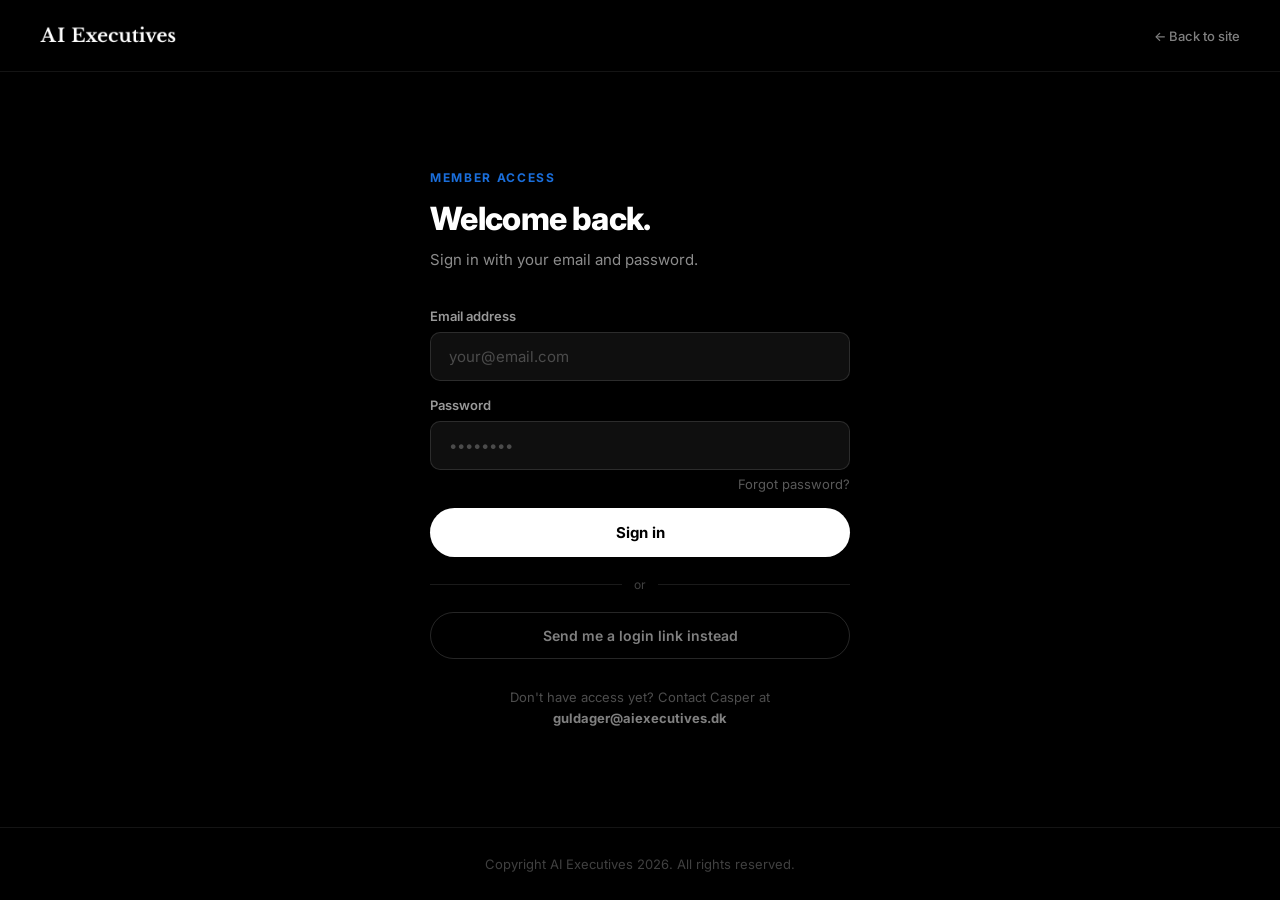
<file: members.html>
<!DOCTYPE html>
<html lang="en">
<head>
  <meta charset="UTF-8">
  <meta name="viewport" content="width=device-width, initial-scale=1.0">
  <title>Member Area | AI Executives</title>
  <meta name="robots" content="noindex, nofollow">
  <link rel="icon" type="image/png" href="favicon.png">
  <link rel="preconnect" href="https://fonts.googleapis.com">
  <link rel="preconnect" href="https://fonts.gstatic.com" crossorigin>
  <link href="https://fonts.googleapis.com/css2?family=Inter:ital,wght@0,400;0,500;0,600;0,700;0,800;1,400&display=swap" rel="stylesheet">
  <style>
    *, *::before, *::after { box-sizing: border-box; margin: 0; padding: 0; }
    :root {
      --black: #000000;
      --white: #ffffff;
      --blue: #1a6edb;
      --grey-light: #f7f7f7;
      --border-grey: #e8e8e8;
      --font: 'Inter', sans-serif;
      --nav-height: 72px;
    }
    body {
      font-family: var(--font);
      background: var(--white);
      color: var(--black);
      min-height: 100vh;
      -webkit-font-smoothing: antialiased;
    }
    a { text-decoration: none; color: inherit; }

    body { opacity: 0; transition: opacity 0.2s; }
    body.ready { opacity: 1; }

    /* Nav */
    .nav {
      display: flex;
      align-items: center;
      justify-content: space-between;
      padding: 0 40px;
      height: var(--nav-height);
      background: var(--black);
      position: fixed;
      top: 0;
      left: 0;
      width: 100%;
      z-index: 100;
    }
    .nav__logo img { height: 34px; width: auto; display: block; }
    .nav__right { display: flex; align-items: center; gap: 20px; }
    .nav__user { font-size: 13px; color: rgba(255,255,255,0.45); }
    .nav__logout {
      font-size: 13px; font-weight: 600; color: rgba(255,255,255,0.6);
      background: none; border: 1px solid rgba(255,255,255,0.15); border-radius: 6px;
      padding: 7px 14px; cursor: pointer; font-family: var(--font);
      transition: border-color 0.2s, color 0.2s;
    }
    .nav__logout:hover { border-color: rgba(255,255,255,0.4); color: var(--white); }

    main { padding-top: var(--nav-height); }

    /* Hero */
    .members-hero { background: var(--black); padding: 72px 40px 64px; }
    .members-hero__inner { max-width: 1200px; margin: 0 auto; }
    .members-hero__eyebrow {
      display: block; font-size: 12px; font-weight: 700;
      letter-spacing: 0.14em; text-transform: uppercase;
      color: var(--blue); margin-bottom: 16px;
    }
    .members-hero h1 {
      font-size: clamp(28px, 4vw, 48px); font-weight: 800;
      letter-spacing: -0.025em; line-height: 1.1;
      color: var(--white); margin-bottom: 12px;
    }
    .members-hero p { font-size: 16px; color: rgba(255,255,255,0.5); max-width: 540px; line-height: 1.6; }

    /* Library */
    .library { max-width: 1200px; margin: 0 auto; padding: 64px 40px 80px; }
    .library__section-label {
      display: block; font-size: 12px; font-weight: 700;
      letter-spacing: 0.14em; text-transform: uppercase;
      color: var(--blue); margin-bottom: 24px;
    }

    .video-grid {
      display: grid;
      grid-template-columns: repeat(3, 1fr);
      gap: 28px;
    }

    .video-card { border: 1px solid var(--border-grey); border-radius: 10px; overflow: hidden; background: var(--white); }
    .video-card__embed { position: relative; padding-bottom: 56.25%; background: #111; }
    .video-card__embed iframe { position: absolute; top: 0; left: 0; width: 100%; height: 100%; border: none; }
    .video-card__body { padding: 20px 24px 24px; }
    .video-card__num { font-size: 11px; font-weight: 700; letter-spacing: 0.1em; text-transform: uppercase; color: var(--blue); margin-bottom: 8px; }
    .video-card__title { font-size: 17px; font-weight: 700; line-height: 1.3; }

    .library__divider { border: none; border-top: 1px solid var(--border-grey); margin: 56px 0; }

    /* Download */
    .download-box {
      background: var(--grey-light); border-radius: 10px; padding: 36px 40px;
      display: flex; align-items: center; justify-content: space-between; gap: 24px; flex-wrap: wrap;
      margin-bottom: 56px;
    }
    .download-box h3 { font-size: 18px; font-weight: 700; margin-bottom: 6px; }
    .download-box p { font-size: 14px; color: rgba(0,0,0,0.55); }
    .download-box a {
      display: inline-flex; align-items: center; gap: 8px; padding: 13px 24px;
      background: var(--black); color: var(--white); border-radius: 999px;
      font-size: 14px; font-weight: 600; white-space: nowrap;
      transition: opacity 0.2s; flex-shrink: 0;
    }
    .download-box a:hover { opacity: 0.8; }

    /* Support */
    .support-box {
      background: var(--grey-light); border-radius: 10px; padding: 36px 40px;
      display: flex; align-items: center; justify-content: space-between; gap: 24px; flex-wrap: wrap;
    }
    .support-box h3 { font-size: 18px; font-weight: 700; margin-bottom: 6px; }
    .support-box p { font-size: 14px; color: rgba(0,0,0,0.55); }
    .support-box a {
      display: inline-flex; align-items: center; padding: 13px 24px;
      background: var(--black); color: var(--white); border-radius: 999px;
      font-size: 14px; font-weight: 600; white-space: nowrap;
      transition: opacity 0.2s; flex-shrink: 0;
    }
    .support-box a:hover { opacity: 0.8; }

    /* Footer */
    .footer { background: var(--black); padding: 28px 40px; text-align: center; }
    .footer p { font-size: 13px; color: rgba(255,255,255,0.25); }

    @media (max-width: 1024px) {
      .video-grid { grid-template-columns: repeat(2, 1fr); }
    }
    @media (max-width: 600px) {
      .nav { padding: 0 20px; }
      .nav__user { display: none; }
      .members-hero { padding: 48px 20px 40px; }
      .library { padding: 40px 20px 60px; }
      .video-grid { grid-template-columns: 1fr; }
      .support-box { padding: 28px 24px; }
    }
  </style>
</head>
<body>

  <nav class="nav">
    <a href="index.html" class="nav__logo">
      <img src="images/logo.png" alt="AI Executives">
    </a>
    <div class="nav__right">
      <span class="nav__user" id="user-email"></span>
      <button class="nav__logout" id="logout-btn">Sign out</button>
    </div>
  </nav>

  <main>

    <div class="members-hero">
      <div class="members-hero__inner">
        <span class="members-hero__eyebrow">Member area</span>
        <h1>YOUR AI TRAINING MATERIALS.</h1>
        <p>All sessions from your engagement with Casper — available here whenever you need them.</p>
      </div>
    </div>

    <div class="library">

      <div class="download-box">
        <div>
          <h3>AI Executives Course Materials</h3>
          <p>Download all course resources as a ZIP file.</p>
        </div>
        <a href="https://github.com/RasmusOCA/ai-executives-website/releases/download/v1.0/course-materials.zip" download="AI Executives Course Materials.zip">Download course materials</a>
      </div>

      <span class="library__section-label">Sessions</span>

      <div class="video-grid">

        <div class="video-card">
          <div class="video-card__embed">
            <iframe src="https://www.youtube.com/embed/rKEL1nn-ZRU?rel=0" title="Session 1" allow="accelerometer; autoplay; clipboard-write; encrypted-media; gyroscope; picture-in-picture" allowfullscreen></iframe>
          </div>
          <div class="video-card__body">
            <div class="video-card__num">Session 01</div>
            <div class="video-card__title">AI Executives Course – Video 1</div>
          </div>
        </div>

        <div class="video-card">
          <div class="video-card__embed">
            <iframe src="https://www.youtube.com/embed/X1C6vqJHG6Y?rel=0" title="Session 2" allow="accelerometer; autoplay; clipboard-write; encrypted-media; gyroscope; picture-in-picture" allowfullscreen></iframe>
          </div>
          <div class="video-card__body">
            <div class="video-card__num">Session 02</div>
            <div class="video-card__title">AI Executives Course – Video 2</div>
          </div>
        </div>

        <div class="video-card">
          <div class="video-card__embed">
            <iframe src="https://www.youtube.com/embed/K7vOA5cspo8?rel=0" title="Session 3" allow="accelerometer; autoplay; clipboard-write; encrypted-media; gyroscope; picture-in-picture" allowfullscreen></iframe>
          </div>
          <div class="video-card__body">
            <div class="video-card__num">Session 03</div>
            <div class="video-card__title">AI Executives Course – Video 3</div>
          </div>
        </div>

        <div class="video-card">
          <div class="video-card__embed">
            <iframe src="https://www.youtube.com/embed/1xINycxgGTg?rel=0" title="Session 4" allow="accelerometer; autoplay; clipboard-write; encrypted-media; gyroscope; picture-in-picture" allowfullscreen></iframe>
          </div>
          <div class="video-card__body">
            <div class="video-card__num">Session 04</div>
            <div class="video-card__title">AI Executives Course – Video 4</div>
          </div>
        </div>

        <div class="video-card">
          <div class="video-card__embed">
            <iframe src="https://www.youtube.com/embed/80B02RXP0Mw?rel=0" title="Session 5" allow="accelerometer; autoplay; clipboard-write; encrypted-media; gyroscope; picture-in-picture" allowfullscreen></iframe>
          </div>
          <div class="video-card__body">
            <div class="video-card__num">Session 05</div>
            <div class="video-card__title">AI Executives Course – Video 5</div>
          </div>
        </div>

        <div class="video-card">
          <div class="video-card__embed">
            <iframe src="https://www.youtube.com/embed/0uaeeYblWik?rel=0" title="Session 6" allow="accelerometer; autoplay; clipboard-write; encrypted-media; gyroscope; picture-in-picture" allowfullscreen></iframe>
          </div>
          <div class="video-card__body">
            <div class="video-card__num">Session 06</div>
            <div class="video-card__title">AI Executives Course – Video 6</div>
          </div>
        </div>

        <div class="video-card">
          <div class="video-card__embed">
            <iframe src="https://www.youtube.com/embed/Tp0kKOc9-xk?rel=0" title="Session 7" allow="accelerometer; autoplay; clipboard-write; encrypted-media; gyroscope; picture-in-picture" allowfullscreen></iframe>
          </div>
          <div class="video-card__body">
            <div class="video-card__num">Session 07</div>
            <div class="video-card__title">AI Executives Course – Video 7</div>
          </div>
        </div>

        <div class="video-card">
          <div class="video-card__embed">
            <iframe src="https://www.youtube.com/embed/7sQ7wtu3zKc?rel=0" title="Session 8" allow="accelerometer; autoplay; clipboard-write; encrypted-media; gyroscope; picture-in-picture" allowfullscreen></iframe>
          </div>
          <div class="video-card__body">
            <div class="video-card__num">Session 08</div>
            <div class="video-card__title">AI Executives Course – Video 8</div>
          </div>
        </div>

        <div class="video-card">
          <div class="video-card__embed">
            <iframe src="https://www.youtube.com/embed/rfnMNzqSvow?rel=0" title="Session 9" allow="accelerometer; autoplay; clipboard-write; encrypted-media; gyroscope; picture-in-picture" allowfullscreen></iframe>
          </div>
          <div class="video-card__body">
            <div class="video-card__num">Session 09</div>
            <div class="video-card__title">AI Executives Course – Video 9</div>
          </div>
        </div>

        <div class="video-card">
          <div class="video-card__embed">
            <iframe src="https://www.youtube.com/embed/0pycc47zSus?rel=0" title="Session 10" allow="accelerometer; autoplay; clipboard-write; encrypted-media; gyroscope; picture-in-picture" allowfullscreen></iframe>
          </div>
          <div class="video-card__body">
            <div class="video-card__num">Session 10</div>
            <div class="video-card__title">AI Executives Course – Video 10</div>
          </div>
        </div>

        <div class="video-card">
          <div class="video-card__embed">
            <iframe src="https://www.youtube.com/embed/xNebFIs2afI?rel=0" title="Session 11" allow="accelerometer; autoplay; clipboard-write; encrypted-media; gyroscope; picture-in-picture" allowfullscreen></iframe>
          </div>
          <div class="video-card__body">
            <div class="video-card__num">Session 11</div>
            <div class="video-card__title">AI Executives Course – Video 11</div>
          </div>
        </div>

        <div class="video-card">
          <div class="video-card__embed">
            <iframe src="https://www.youtube.com/embed/PhlOPKlLJ0A?rel=0" title="Session 12" allow="accelerometer; autoplay; clipboard-write; encrypted-media; gyroscope; picture-in-picture" allowfullscreen></iframe>
          </div>
          <div class="video-card__body">
            <div class="video-card__num">Session 12</div>
            <div class="video-card__title">AI Executives Course – Video 12</div>
          </div>
        </div>

        <div class="video-card">
          <div class="video-card__embed">
            <iframe src="https://www.youtube.com/embed/GwnIqnUsho4?rel=0" title="Session 13" allow="accelerometer; autoplay; clipboard-write; encrypted-media; gyroscope; picture-in-picture" allowfullscreen></iframe>
          </div>
          <div class="video-card__body">
            <div class="video-card__num">Session 13</div>
            <div class="video-card__title">AI Executives Course – Video 13</div>
          </div>
        </div>

      </div>

      <hr class="library__divider">

      <div class="support-box">
        <div>
          <h3>Questions or follow-up?</h3>
          <p>Reach out to Casper directly — he'll get back to you personally.</p>
        </div>
        <a href="mailto:guldager@aiexecutives.dk">Contact Casper</a>
      </div>

    </div>

  </main>

  <footer class="footer">
    <p>Copyright AI Executives 2026. All rights reserved.</p>
  </footer>

  <script>
    const SESSION_KEY = 'aie_session';

    function getSession() {
      try {
        const s = JSON.parse(localStorage.getItem(SESSION_KEY));
        if (s && s.expires_at > Date.now()) return s;
      } catch(e) {}
      return null;
    }

    const session = getSession();
    if (!session) {
      window.location.href = '/login.html';
    } else {
      document.getElementById('user-email').textContent = session.email;
      document.body.classList.add('ready');
    }

    document.getElementById('logout-btn').addEventListener('click', () => {
      localStorage.removeItem(SESSION_KEY);
      // Keep aie_refresh so the user can sign back in without a new link
      window.location.href = '/login.html';
    });
  </script>

</body>
</html>
</file>
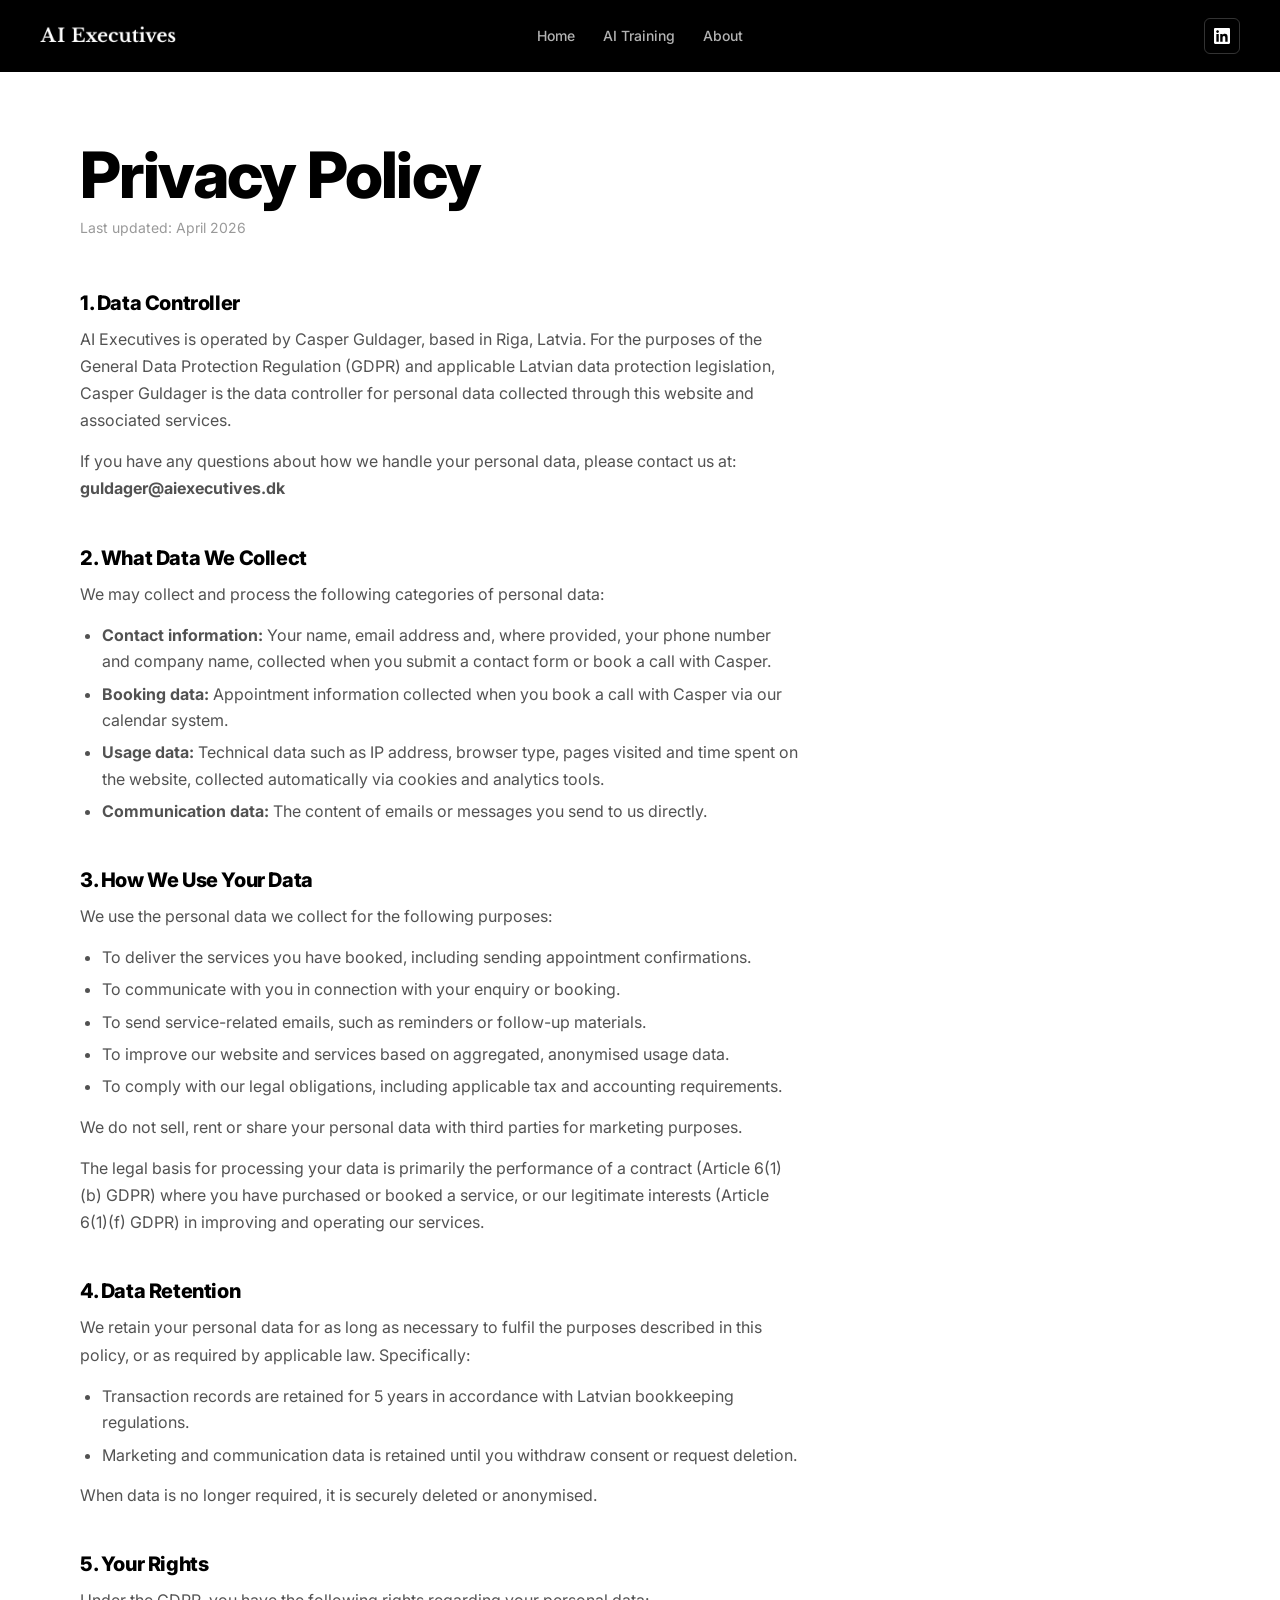
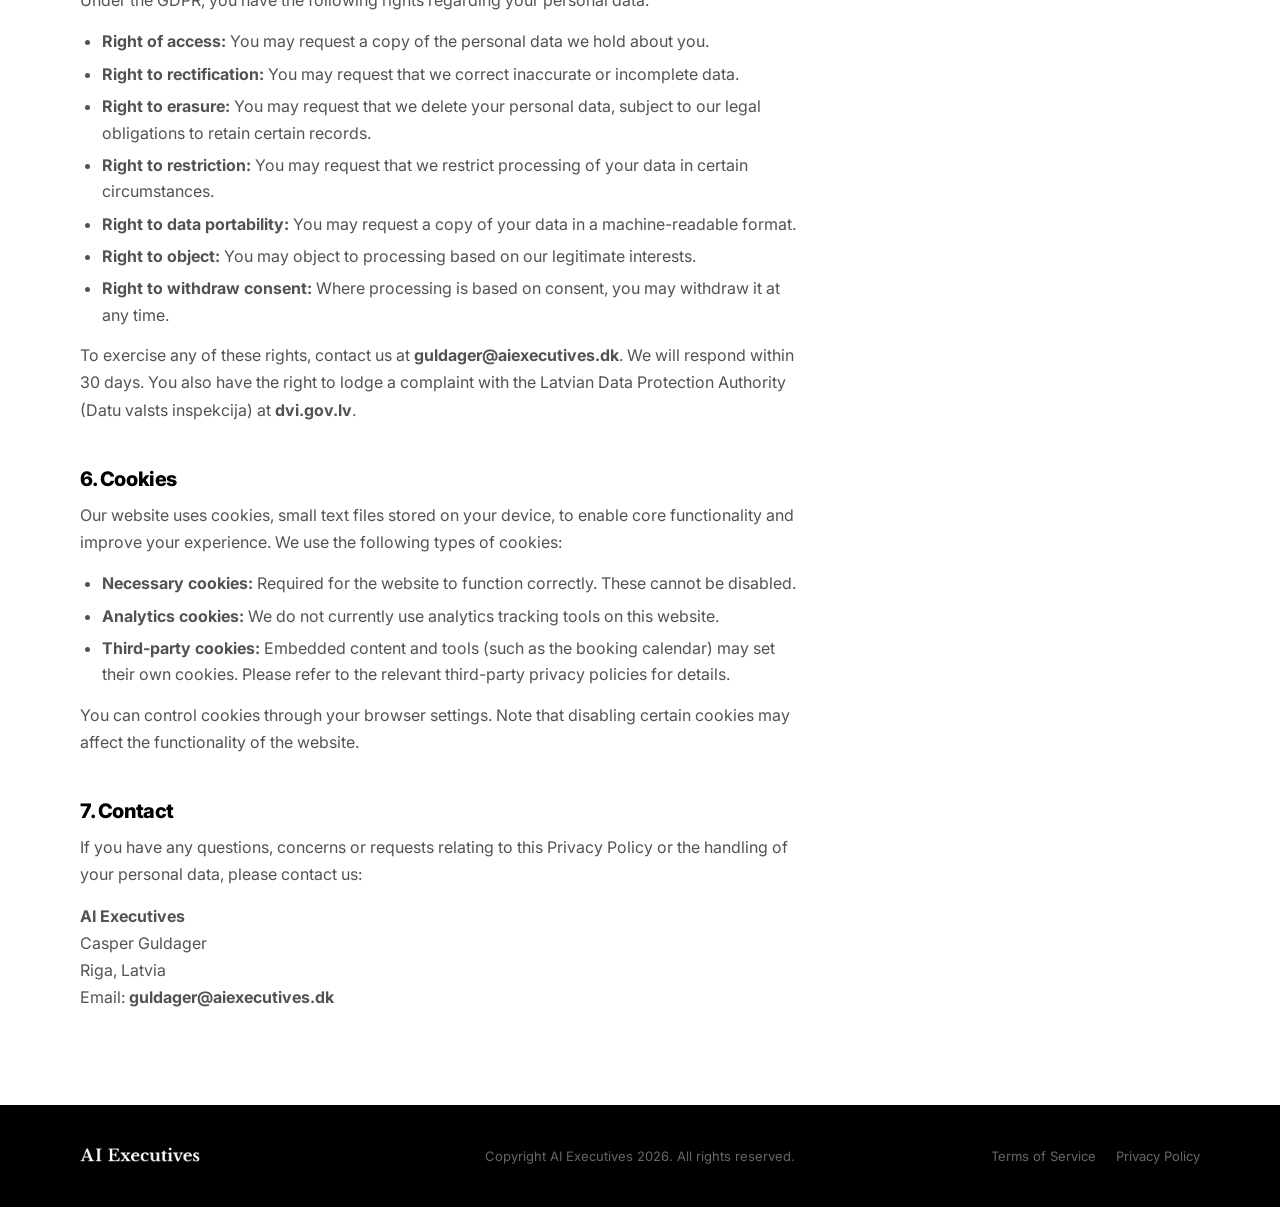
<file: privacy.html>
<!DOCTYPE html>
<html lang="en">
<head>
  <meta charset="UTF-8">
  <meta name="viewport" content="width=device-width, initial-scale=1.0">
  <meta name="description" content="Privacy Policy for AI Executives. How we collect, use and protect your personal data in accordance with GDPR.">
  <link rel="canonical" href="https://aiexecutives.dk/privacy.html">
  <meta name="robots" content="noindex, follow">
  <title>Privacy Policy | AI Executives</title>
  <link rel="icon" type="image/png" href="favicon.png">
  <link rel="preconnect" href="https://fonts.googleapis.com">
  <link rel="preconnect" href="https://fonts.gstatic.com" crossorigin>
  <link href="https://fonts.googleapis.com/css2?family=Inter:ital,wght@0,400;0,500;0,600;0,700;0,800;1,400&display=swap" rel="stylesheet">
  <link rel="stylesheet" href="css/style.css">
</head>
<body>

  <!-- ===== NAVIGATION ===== -->
  <nav class="nav nav--fixed">
    <a href="index.html" class="nav__logo">
      <img src="images/logo.png" alt="AI Executives">
    </a>
    <ul class="nav__links">
      <li><a href="index.html">Home</a></li>
      <li><a href="ai-training.html">AI Training</a></li>
      <li><a href="about.html">About</a></li>
    </ul>
    <div class="nav__right">
      <a href="https://linkedin.com/in/casperguldager" class="nav__linkedin" target="_blank" rel="noopener" aria-label="Casper Guldager on LinkedIn">
        <svg viewBox="0 0 24 24" xmlns="http://www.w3.org/2000/svg">
          <path d="M20.447 20.452h-3.554v-5.569c0-1.328-.027-3.037-1.852-3.037-1.853 0-2.136 1.445-2.136 2.939v5.667H9.351V9h3.414v1.561h.046c.477-.9 1.637-1.85 3.37-1.85 3.601 0 4.267 2.37 4.267 5.455v6.286zM5.337 7.433c-1.144 0-2.063-.926-2.063-2.065 0-1.138.92-2.063 2.063-2.063 1.14 0 2.064.925 2.064 2.063 0 1.139-.925 2.065-2.064 2.065zm1.782 13.019H3.555V9h3.564v11.452zM22.225 0H1.771C.792 0 0 .774 0 1.729v20.542C0 23.227.792 24 1.771 24h20.451C23.2 24 24 23.227 24 22.271V1.729C24 .774 23.2 0 22.222 0h.003z"/>
        </svg>
      </a>
      <button class="nav__hamburger" aria-label="Open menu">
        <span></span><span></span><span></span>
      </button>
    </div>
  </nav>

  <!-- Mobile overlay -->
  <div class="nav__overlay" role="dialog" aria-label="Navigation menu">
    <button class="nav__overlay-close" aria-label="Close menu">
      <svg width="28" height="28" viewBox="0 0 24 24" fill="none" stroke="currentColor" stroke-width="2.2" stroke-linecap="round">
        <path d="M18 6L6 18M6 6l12 12"/>
      </svg>
    </button>
    <a href="index.html">Home</a>
    <a href="ai-training.html">AI Training</a>
    <a href="about.html">About</a>
  </div>

  <main>
    <div class="legal-page">
      <div class="container">
        <div class="legal-inner">
          <h1>Privacy Policy</h1>
          <span class="legal-date">Last updated: April 2026</span>

          <h2>1. Data Controller</h2>
          <p>AI Executives is operated by Casper Guldager, based in Riga, Latvia. For the purposes of the General Data Protection Regulation (GDPR) and applicable Latvian data protection legislation, Casper Guldager is the data controller for personal data collected through this website and associated services.</p>
          <p>If you have any questions about how we handle your personal data, please contact us at: <strong>guldager@aiexecutives.dk</strong></p>

          <h2>2. What Data We Collect</h2>
          <p>We may collect and process the following categories of personal data:</p>
          <ul>
            <li><strong>Contact information:</strong> Your name, email address and, where provided, your phone number and company name, collected when you submit a contact form or book a call with Casper.</li>
            <li><strong>Booking data:</strong> Appointment information collected when you book a call with Casper via our calendar system.</li>
            <li><strong>Usage data:</strong> Technical data such as IP address, browser type, pages visited and time spent on the website, collected automatically via cookies and analytics tools.</li>
            <li><strong>Communication data:</strong> The content of emails or messages you send to us directly.</li>
          </ul>

          <h2>3. How We Use Your Data</h2>
          <p>We use the personal data we collect for the following purposes:</p>
          <ul>
            <li>To deliver the services you have booked, including sending appointment confirmations.</li>
            <li>To communicate with you in connection with your enquiry or booking.</li>
            <li>To send service-related emails, such as reminders or follow-up materials.</li>
            <li>To improve our website and services based on aggregated, anonymised usage data.</li>
            <li>To comply with our legal obligations, including applicable tax and accounting requirements.</li>
          </ul>
          <p>We do not sell, rent or share your personal data with third parties for marketing purposes.</p>
          <p>The legal basis for processing your data is primarily the performance of a contract (Article 6(1)(b) GDPR) where you have purchased or booked a service, or our legitimate interests (Article 6(1)(f) GDPR) in improving and operating our services.</p>

          <h2>4. Data Retention</h2>
          <p>We retain your personal data for as long as necessary to fulfil the purposes described in this policy, or as required by applicable law. Specifically:</p>
          <ul>
            <li>Transaction records are retained for 5 years in accordance with Latvian bookkeeping regulations.</li>
            <li>Marketing and communication data is retained until you withdraw consent or request deletion.</li>
          </ul>
          <p>When data is no longer required, it is securely deleted or anonymised.</p>

          <h2>5. Your Rights</h2>
          <p>Under the GDPR, you have the following rights regarding your personal data:</p>
          <ul>
            <li><strong>Right of access:</strong> You may request a copy of the personal data we hold about you.</li>
            <li><strong>Right to rectification:</strong> You may request that we correct inaccurate or incomplete data.</li>
            <li><strong>Right to erasure:</strong> You may request that we delete your personal data, subject to our legal obligations to retain certain records.</li>
            <li><strong>Right to restriction:</strong> You may request that we restrict processing of your data in certain circumstances.</li>
            <li><strong>Right to data portability:</strong> You may request a copy of your data in a machine-readable format.</li>
            <li><strong>Right to object:</strong> You may object to processing based on our legitimate interests.</li>
            <li><strong>Right to withdraw consent:</strong> Where processing is based on consent, you may withdraw it at any time.</li>
          </ul>
          <p>To exercise any of these rights, contact us at <strong>guldager@aiexecutives.dk</strong>. We will respond within 30 days. You also have the right to lodge a complaint with the Latvian Data Protection Authority (Datu valsts inspekcija) at <strong>dvi.gov.lv</strong>.</p>

          <h2>6. Cookies</h2>
          <p>Our website uses cookies, small text files stored on your device, to enable core functionality and improve your experience. We use the following types of cookies:</p>
          <ul>
            <li><strong>Necessary cookies:</strong> Required for the website to function correctly. These cannot be disabled.</li>
            <li><strong>Analytics cookies:</strong> We do not currently use analytics tracking tools on this website.</li>
            <li><strong>Third-party cookies:</strong> Embedded content and tools (such as the booking calendar) may set their own cookies. Please refer to the relevant third-party privacy policies for details.</li>
          </ul>
          <p>You can control cookies through your browser settings. Note that disabling certain cookies may affect the functionality of the website.</p>

          <h2>7. Contact</h2>
          <p>If you have any questions, concerns or requests relating to this Privacy Policy or the handling of your personal data, please contact us:</p>
          <p>
            <strong>AI Executives</strong><br>
            Casper Guldager<br>
            Riga, Latvia<br>
            Email: <strong>guldager@aiexecutives.dk</strong>
          </p>
        </div>
      </div>
    </div>
  </main>

  <!-- ===== FOOTER ===== -->
  <footer class="footer">
    <div class="footer__inner">
      <a href="index.html" class="footer__logo">
        <img src="images/logo.png" alt="AI Executives">
      </a>
      <p class="footer__copy">Copyright AI Executives 2026. All rights reserved.</p>
      <nav class="footer__links">
        <a href="terms.html">Terms of Service</a>
        <a href="privacy.html">Privacy Policy</a>
      </nav>
    </div>
  </footer>

  <script src="js/main.js"></script>
</body>
</html>
</file>
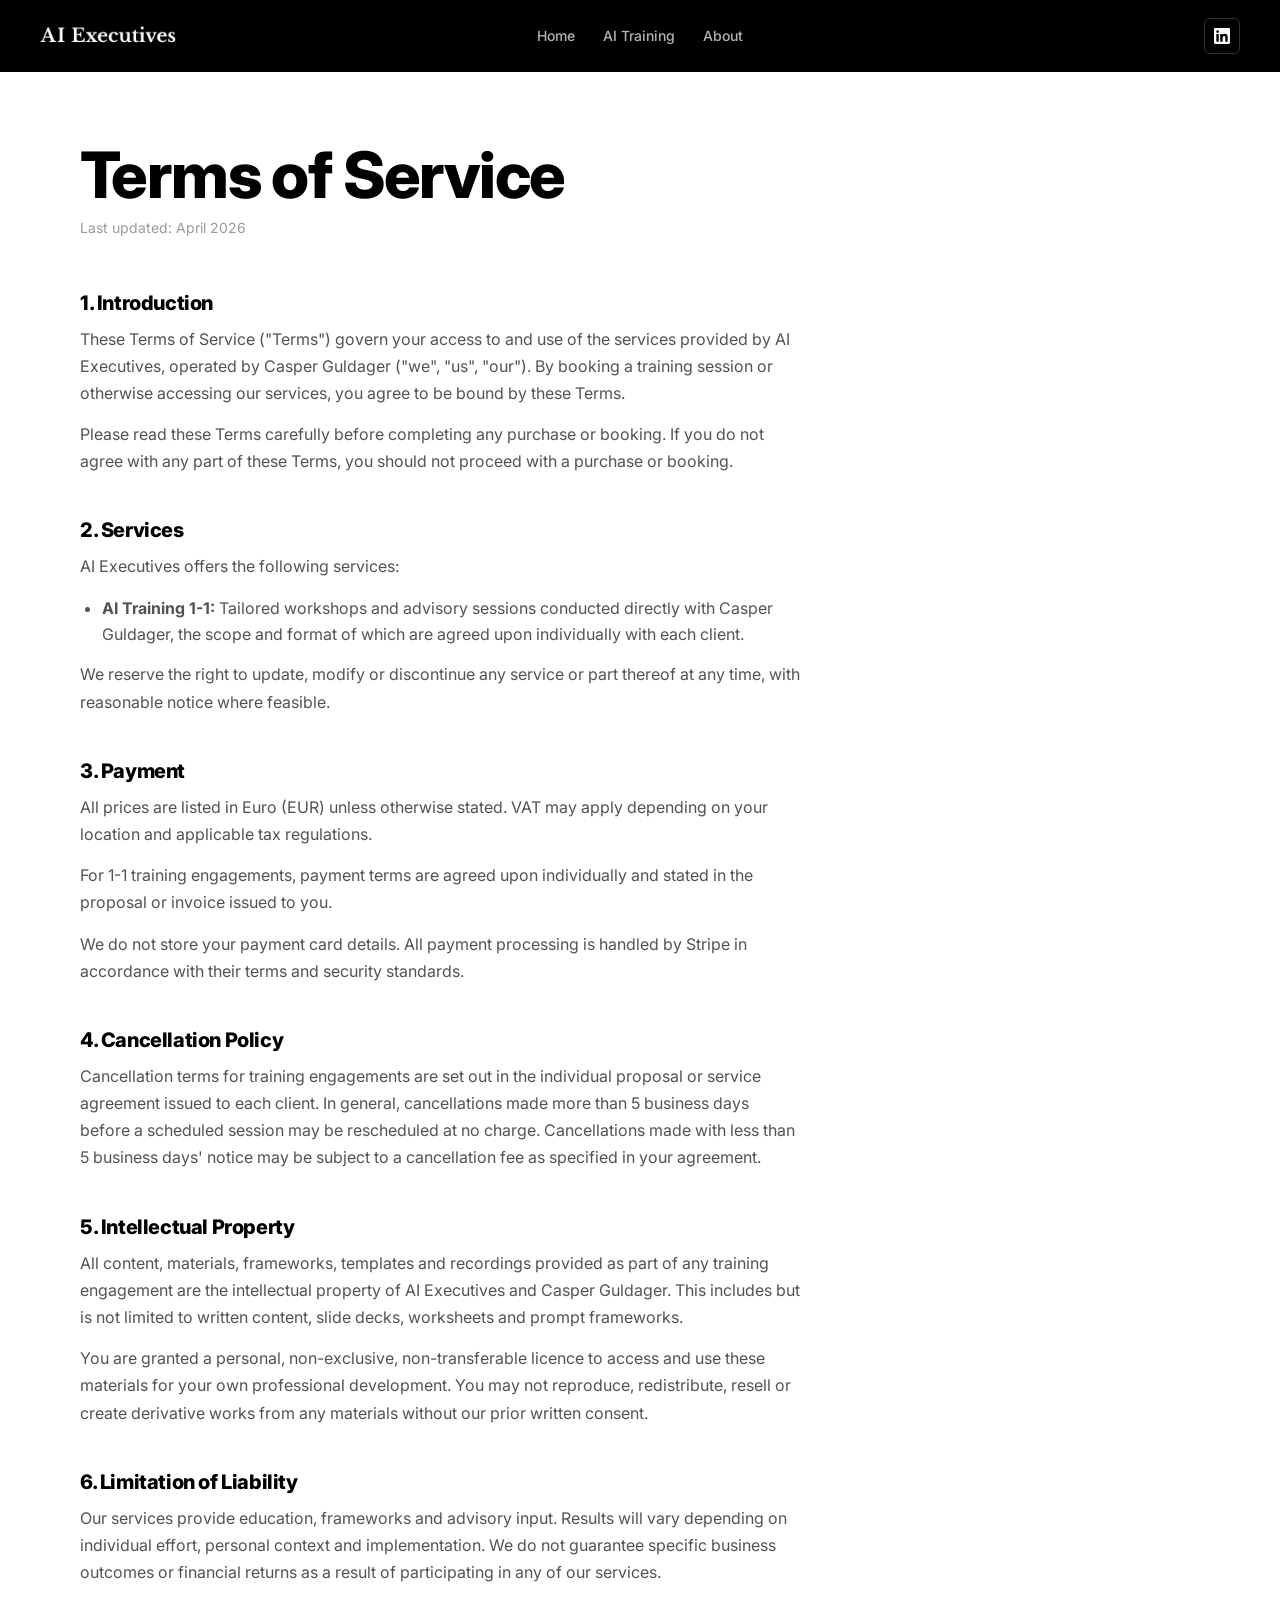
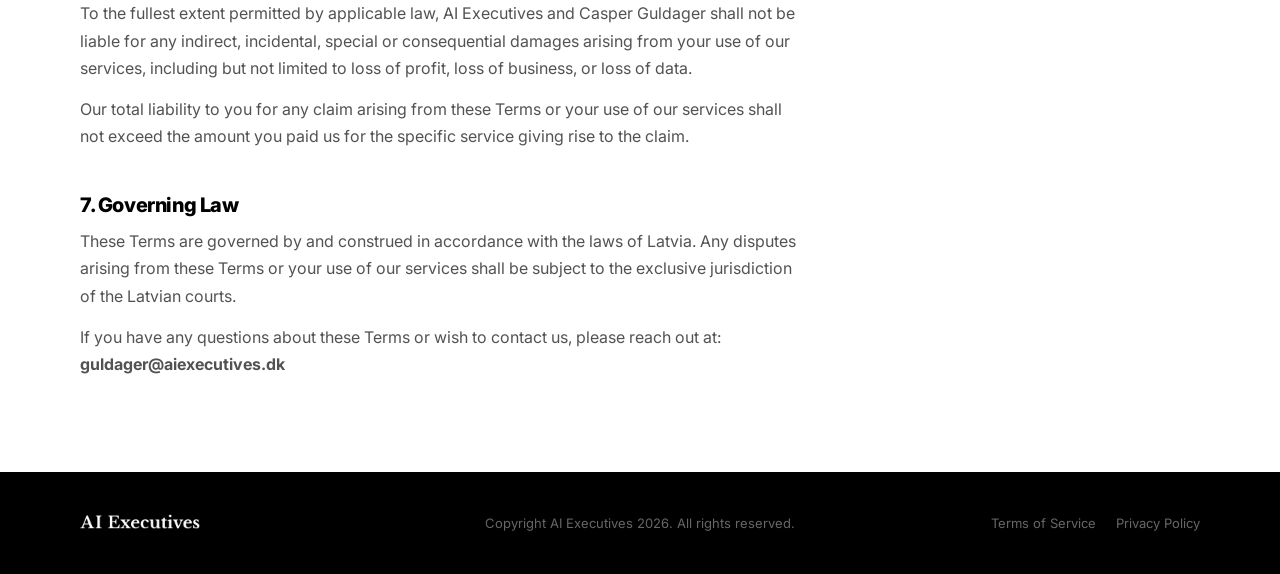
<file: terms.html>
<!DOCTYPE html>
<html lang="en">
<head>
  <meta charset="UTF-8">
  <meta name="viewport" content="width=device-width, initial-scale=1.0">
  <meta name="description" content="Terms of Service for AI Executives. The terms that govern your use of our AI training and advisory services.">
  <link rel="canonical" href="https://aiexecutives.dk/terms.html">
  <meta name="robots" content="noindex, follow">
  <title>Terms of Service | AI Executives</title>
  <link rel="icon" type="image/png" href="favicon.png">
  <link rel="preconnect" href="https://fonts.googleapis.com">
  <link rel="preconnect" href="https://fonts.gstatic.com" crossorigin>
  <link href="https://fonts.googleapis.com/css2?family=Inter:ital,wght@0,400;0,500;0,600;0,700;0,800;1,400&display=swap" rel="stylesheet">
  <link rel="stylesheet" href="css/style.css">
</head>
<body>

  <!-- ===== NAVIGATION ===== -->
  <nav class="nav nav--fixed">
    <a href="index.html" class="nav__logo">
      <img src="images/logo.png" alt="AI Executives">
    </a>
    <ul class="nav__links">
      <li><a href="index.html">Home</a></li>
      <li><a href="ai-training.html">AI Training</a></li>
      <li><a href="about.html">About</a></li>
    </ul>
    <div class="nav__right">
      <a href="https://linkedin.com/in/casperguldager" class="nav__linkedin" target="_blank" rel="noopener" aria-label="Casper Guldager on LinkedIn">
        <svg viewBox="0 0 24 24" xmlns="http://www.w3.org/2000/svg">
          <path d="M20.447 20.452h-3.554v-5.569c0-1.328-.027-3.037-1.852-3.037-1.853 0-2.136 1.445-2.136 2.939v5.667H9.351V9h3.414v1.561h.046c.477-.9 1.637-1.85 3.37-1.85 3.601 0 4.267 2.37 4.267 5.455v6.286zM5.337 7.433c-1.144 0-2.063-.926-2.063-2.065 0-1.138.92-2.063 2.063-2.063 1.14 0 2.064.925 2.064 2.063 0 1.139-.925 2.065-2.064 2.065zm1.782 13.019H3.555V9h3.564v11.452zM22.225 0H1.771C.792 0 0 .774 0 1.729v20.542C0 23.227.792 24 1.771 24h20.451C23.2 24 24 23.227 24 22.271V1.729C24 .774 23.2 0 22.222 0h.003z"/>
        </svg>
      </a>
      <button class="nav__hamburger" aria-label="Open menu">
        <span></span><span></span><span></span>
      </button>
    </div>
  </nav>

  <!-- Mobile overlay -->
  <div class="nav__overlay" role="dialog" aria-label="Navigation menu">
    <button class="nav__overlay-close" aria-label="Close menu">
      <svg width="28" height="28" viewBox="0 0 24 24" fill="none" stroke="currentColor" stroke-width="2.2" stroke-linecap="round">
        <path d="M18 6L6 18M6 6l12 12"/>
      </svg>
    </button>
    <a href="index.html">Home</a>
    <a href="ai-training.html">AI Training</a>
    <a href="about.html">About</a>
  </div>

  <main>
    <div class="legal-page">
      <div class="container">
        <div class="legal-inner">
          <h1>Terms of Service</h1>
          <span class="legal-date">Last updated: April 2026</span>

          <h2>1. Introduction</h2>
          <p>These Terms of Service ("Terms") govern your access to and use of the services provided by AI Executives, operated by Casper Guldager ("we", "us", "our"). By booking a training session or otherwise accessing our services, you agree to be bound by these Terms.</p>
          <p>Please read these Terms carefully before completing any purchase or booking. If you do not agree with any part of these Terms, you should not proceed with a purchase or booking.</p>

          <h2>2. Services</h2>
          <p>AI Executives offers the following services:</p>
          <ul>
            <li><strong>AI Training 1-1:</strong> Tailored workshops and advisory sessions conducted directly with Casper Guldager, the scope and format of which are agreed upon individually with each client.</li>
          </ul>
          <p>We reserve the right to update, modify or discontinue any service or part thereof at any time, with reasonable notice where feasible.</p>

          <h2>3. Payment</h2>
          <p>All prices are listed in Euro (EUR) unless otherwise stated. VAT may apply depending on your location and applicable tax regulations.</p>
          <p>For 1-1 training engagements, payment terms are agreed upon individually and stated in the proposal or invoice issued to you.</p>
          <p>We do not store your payment card details. All payment processing is handled by Stripe in accordance with their terms and security standards.</p>

          <h2>4. Cancellation Policy</h2>
          <p>Cancellation terms for training engagements are set out in the individual proposal or service agreement issued to each client. In general, cancellations made more than 5 business days before a scheduled session may be rescheduled at no charge. Cancellations made with less than 5 business days' notice may be subject to a cancellation fee as specified in your agreement.</p>

          <h2>5. Intellectual Property</h2>
          <p>All content, materials, frameworks, templates and recordings provided as part of any training engagement are the intellectual property of AI Executives and Casper Guldager. This includes but is not limited to written content, slide decks, worksheets and prompt frameworks.</p>
          <p>You are granted a personal, non-exclusive, non-transferable licence to access and use these materials for your own professional development. You may not reproduce, redistribute, resell or create derivative works from any materials without our prior written consent.</p>

          <h2>6. Limitation of Liability</h2>
          <p>Our services provide education, frameworks and advisory input. Results will vary depending on individual effort, personal context and implementation. We do not guarantee specific business outcomes or financial returns as a result of participating in any of our services.</p>
          <p>To the fullest extent permitted by applicable law, AI Executives and Casper Guldager shall not be liable for any indirect, incidental, special or consequential damages arising from your use of our services, including but not limited to loss of profit, loss of business, or loss of data.</p>
          <p>Our total liability to you for any claim arising from these Terms or your use of our services shall not exceed the amount you paid us for the specific service giving rise to the claim.</p>

          <h2>7. Governing Law</h2>
          <p>These Terms are governed by and construed in accordance with the laws of Latvia. Any disputes arising from these Terms or your use of our services shall be subject to the exclusive jurisdiction of the Latvian courts.</p>
          <p>If you have any questions about these Terms or wish to contact us, please reach out at: <strong>guldager@aiexecutives.dk</strong></p>
        </div>
      </div>
    </div>
  </main>

  <!-- ===== FOOTER ===== -->
  <footer class="footer">
    <div class="footer__inner">
      <a href="index.html" class="footer__logo">
        <img src="images/logo.png" alt="AI Executives">
      </a>
      <p class="footer__copy">Copyright AI Executives 2026. All rights reserved.</p>
      <nav class="footer__links">
        <a href="terms.html">Terms of Service</a>
        <a href="privacy.html">Privacy Policy</a>
      </nav>
    </div>
  </footer>

  <script src="js/main.js"></script>
</body>
</html>
</file>
<file: css/style.css>
/* ============================================================
   AI EXECUTIVES — STYLESHEET
   ============================================================ */

/* ===== CSS VARIABLES ===== */
:root {
  --black: #000000;
  --white: #ffffff;
  --grey-light: #f7f7f7;
  --blue: #1a6edb;
  --border-grey: #e8e8e8;
  --font: 'Inter', sans-serif;
  --nav-height: 72px;
}

/* ===== RESET ===== */
*, *::before, *::after {
  box-sizing: border-box;
  margin: 0;
  padding: 0;
}

html {
  scroll-behavior: smooth;
}

body {
  font-family: var(--font);
  color: var(--black);
  background: var(--white);
  line-height: 1.6;
  -webkit-font-smoothing: antialiased;
  -moz-osx-font-smoothing: grayscale;
}

img {
  max-width: 100%;
  display: block;
}

a {
  text-decoration: none;
  color: inherit;
}

ul {
  list-style: none;
}

/* ===== TYPOGRAPHY ===== */
h1 {
  font-size: clamp(36px, 5.5vw, 64px);
  font-weight: 800;
  letter-spacing: -0.025em;
  line-height: 1.08;
  text-wrap: balance;
}

h2 {
  font-size: clamp(28px, 3.5vw, 48px);
  font-weight: 800;
  letter-spacing: -0.02em;
  line-height: 1.1;
  text-wrap: balance;
}

h3 {
  font-size: clamp(18px, 2vw, 22px);
  font-weight: 700;
  line-height: 1.3;
  text-wrap: balance;
}

h4 {
  font-size: 16px;
  font-weight: 700;
  line-height: 1.4;
  text-wrap: balance;
}

p {
  font-size: 17px;
  line-height: 1.7;
}

/* ===== LAYOUT ===== */
.section {
  padding: 80px 0;
}

.container {
  max-width: 1200px;
  margin: 0 auto;
  padding: 0 40px;
}

.section-label {
  display: block;
  font-size: 12px;
  font-weight: 700;
  letter-spacing: 0.14em;
  text-transform: uppercase;
  margin-bottom: 16px;
  color: var(--blue);
}

/* ===== NAVIGATION ===== */
.nav {
  display: flex;
  align-items: center;
  justify-content: space-between;
  padding: 0 40px;
  height: var(--nav-height);
  background: var(--black);
  z-index: 1000;
  width: 100%;
  transition: box-shadow 0.3s;
  position: relative;
}

.nav--absolute {
  position: absolute;
  top: 0;
  left: 0;
}

.nav--fixed {
  position: fixed;
  top: 0;
  left: 0;
}

.nav__logo img {
  height: 34px;
  width: auto;
}

.nav__links {
  display: flex;
  gap: 28px;
  align-items: center;
  position: absolute;
  left: 50%;
  transform: translateX(-50%);
}

.nav__links a {
  color: rgba(255, 255, 255, 0.7);
  font-size: 14px;
  font-weight: 500;
  transition: color 0.2s;
}

.nav__links a:hover,
.nav__links a.active {
  color: var(--white);
}

.nav__right {
  display: flex;
  align-items: center;
  gap: 10px;
}

.nav__linkedin {
  display: flex;
  align-items: center;
  justify-content: center;
  width: 36px;
  height: 36px;
  border: 1px solid rgba(255, 255, 255, 0.2);
  border-radius: 6px;
  color: var(--white);
  transition: border-color 0.2s, background 0.2s;
  flex-shrink: 0;
}

.nav__linkedin:hover {
  border-color: rgba(255, 255, 255, 0.6);
  background: rgba(255, 255, 255, 0.08);
}

.nav__linkedin svg {
  width: 16px;
  height: 16px;
  fill: currentColor;
}

.nav__hamburger {
  display: none;
  flex-direction: column;
  gap: 5px;
  cursor: pointer;
  background: none;
  border: none;
  padding: 4px;
  margin-left: 4px;
}

.nav__hamburger span {
  display: block;
  width: 22px;
  height: 2px;
  background: var(--white);
  border-radius: 2px;
  transition: transform 0.3s, opacity 0.3s;
}

/* Mobile overlay */
.nav__overlay {
  display: none;
  position: fixed;
  top: var(--nav-height);
  left: 0;
  right: 0;
  bottom: 0;
  background: var(--black);
  z-index: 999;
  flex-direction: column;
  align-items: center;
  justify-content: center;
  gap: 28px;
  padding: 40px;
}

.nav__overlay.open {
  display: flex;
}

.nav__overlay a:not(.btn) {
  color: var(--white);
  font-size: 30px;
  font-weight: 800;
  letter-spacing: -0.02em;
  transition: opacity 0.2s;
}

.nav__overlay a:not(.btn):hover {
  opacity: 0.7;
}

.nav__overlay-close {
  position: absolute;
  top: 20px;
  right: 24px;
  background: none;
  border: none;
  cursor: pointer;
  color: var(--white);
  padding: 8px;
  line-height: 0;
}

.nav__overlay .btn {
  margin-top: 8px;
}

/* ===== BUTTONS ===== */
.btn {
  display: inline-flex;
  align-items: center;
  justify-content: center;
  padding: 14px 28px;
  border-radius: 999px;
  font-family: var(--font);
  font-size: 15px;
  font-weight: 600;
  cursor: pointer;
  transition: background 0.2s, border-color 0.2s, color 0.2s, opacity 0.2s;
  border: 2px solid transparent;
  white-space: nowrap;
  text-decoration: none;
  line-height: 1;
}

.btn--blue {
  background: var(--black);
  color: var(--white);
  border-color: var(--black);
}

.btn--blue:hover {
  background: #222222;
  border-color: #222222;
}

.btn--white {
  background: var(--white);
  color: var(--black);
  border-color: var(--white);
}

.btn--white:hover {
  opacity: 0.88;
}

.btn--outline-white {
  background: transparent;
  color: var(--white);
  border-color: rgba(255, 255, 255, 0.7);
}

.btn--outline-white:hover {
  border-color: var(--white);
  background: rgba(255, 255, 255, 0.08);
}

.btn--outline-dark {
  background: transparent;
  color: var(--black);
  border-color: var(--black);
}

.btn--outline-dark:hover {
  background: var(--black);
  color: var(--white);
}

.btn--black {
  background: var(--black);
  color: var(--white);
  border-color: var(--black);
}

.btn--black:hover {
  background: #1a1a1a;
  border-color: #1a1a1a;
}


/* ===== FOOTER ===== */
.footer {
  background: var(--black);
  padding: 36px 0;
}

.footer__inner {
  display: flex;
  align-items: center;
  justify-content: space-between;
  max-width: 1200px;
  margin: 0 auto;
  padding: 0 40px;
  gap: 24px;
  position: relative;
}

.footer__logo img {
  height: 30px;
  width: auto;
}

.footer__copy {
  position: absolute;
  left: 50%;
  transform: translateX(-50%);
  color: rgba(255, 255, 255, 0.4);
  font-size: 13px;
  white-space: nowrap;
}

.footer__links {
  display: flex;
  gap: 20px;
}

.footer__links a {
  color: rgba(255, 255, 255, 0.4);
  font-size: 13px;
  transition: color 0.2s;
}

.footer__links a:hover {
  color: var(--white);
}

/* ============================================================
   HOME PAGE
   ============================================================ */

/* Hero */
.hero {
  position: relative;
  min-height: 100vh;
  display: flex;
  align-items: center;
  overflow: hidden;
  padding-top: 80px;
}

.hero__bg {
  position: absolute;
  inset: 0;
  top: var(--nav-height);
  background-image: url('../images/casper-home.jpg');
  background-size: cover;
  background-position: 78% 8%;
  z-index: 0;
}

.hero__overlay {
  position: absolute;
  inset: 0;
  background: rgba(0, 0, 0, 0.55);
  background: linear-gradient(to right, rgba(0, 0, 0, 0.98) 0%, rgba(0, 0, 0, 0.28) 100%);
  z-index: 1;
}

.hero > .container {
  width: 100%;
}

.hero__content {
  position: relative;
  z-index: 2;
  max-width: 660px;
  padding: 140px 0 80px;
}

.hero__eyebrow {
  display: block;
  font-style: italic;
  font-size: 18px;
  font-weight: 400;
  color: rgba(255, 255, 255, 0.7);
  margin-bottom: 22px;
}

.hero h1 {
  color: var(--white);
  margin-bottom: 24px;
}

.hero__sub {
  color: rgba(255, 255, 255, 0.75);
  font-size: 18px;
  line-height: 1.65;
  margin-bottom: 44px;
  max-width: 500px;
}

.hero__buttons {
  display: flex;
  gap: 14px;
  flex-wrap: wrap;
}

/* Logo bar */
.logo-bar {
  background: var(--white);
  padding: 44px 0;
  border-bottom: 1px solid var(--border-grey);
}

.logo-bar__label {
  text-align: center;
  font-size: 12px;
  font-weight: 600;
  letter-spacing: 0.12em;
  text-transform: uppercase;
  color: rgba(0, 0, 0, 0.35);
  margin-bottom: 28px;
}

.logo-bar__inner {
  display: flex;
  align-items: center;
  justify-content: center;
  gap: 52px;
  max-width: 1200px;
  margin: 0 auto;
  padding: 0 40px;
}

.logo-bar__item {
  display: flex;
  flex-direction: column;
  align-items: center;
  gap: 8px;
  flex-shrink: 0;
}

.logo-bar__icon {
  width: 44px;
  height: 44px;
  background: var(--border-grey);
  border-radius: 6px;
}

.logo-bar__name {
  font-size: 12px;
  font-weight: 700;
  color: rgba(0, 0, 0, 0.4);
  letter-spacing: 0.04em;
  text-transform: uppercase;
}

/* Problem section */
.problem-section {
  background: var(--white);
}

.problem-header {
  max-width: 700px;
  margin-bottom: 56px;
}

.problem-header h2 {
  margin-bottom: 16px;
}

.problem-header p {
  color: rgba(0, 0, 0, 0.6);
  font-size: 17px;
}

.problem-grid {
  display: grid;
  grid-template-columns: 1fr 1fr;
  border: 1px solid var(--border-grey);
  border-radius: 4px;
  overflow: hidden;
}

.problem-card {
  padding: 48px;
  border-right: 1px solid var(--border-grey);
  border-bottom: 1px solid var(--border-grey);
}

.problem-card:nth-child(even) {
  border-right: none;
}

.problem-card:nth-child(3),
.problem-card:nth-child(4) {
  border-bottom: none;
}

.problem-card h3 {
  font-size: 18px;
  font-weight: 700;
  margin-bottom: 14px;
}

.problem-card p {
  color: rgba(0, 0, 0, 0.58);
  font-size: 15px;
  line-height: 1.7;
}

/* Statement band */
.statement-band {
  background: var(--white);
  padding: 140px 0;
  text-align: center;
  border-top: 1px solid var(--border-grey);
  border-bottom: 1px solid var(--border-grey);
}

.statement-band .container {
  max-width: 1200px;
}

.statement-band h2 {
  color: var(--black);
  margin-bottom: 24px;
  text-wrap: unset;
  font-size: clamp(22px, 2.6vw, 40px);
}

.statement-band h2 span {
  display: block;
}

.statement-band p {
  color: rgba(0, 0, 0, 0.5);
  font-size: 18px;
  max-width: 640px;
  margin: 0 auto 20px;
}

.statement-band p:last-child {
  margin-bottom: 0;
}

/* About section (home) */
.home-about {
  background: var(--grey-light);
}

.about-grid {
  display: grid;
  grid-template-columns: 1fr 1fr;
  grid-template-rows: auto auto;
  gap: 0 80px;
  align-items: start;
}

.about-text {
  grid-column: 1;
  grid-row: 1;
}

.about-image-wrap {
  grid-column: 2;
  grid-row: 1 / 3;
  align-self: stretch;
}

.about-btn-wrap {
  grid-column: 1;
  grid-row: 2;
  align-self: start;
  padding-top: 28px;
}

.about-text .section-label {
  color: var(--blue);
}

.about-text h2 {
  margin-bottom: 24px;
}

.about-text p {
  color: rgba(0, 0, 0, 0.65);
  margin-bottom: 18px;
}

.about-bullets {
  margin: 28px 0 0;
  display: flex;
  flex-direction: column;
  gap: 13px;
}

.about-bullets li {
  display: flex;
  align-items: flex-start;
  gap: 12px;
  font-size: 16px;
  font-weight: 500;
  line-height: 1.5;
}

.about-bullets li::before {
  content: '→';
  color: var(--blue);
  font-weight: 700;
  flex-shrink: 0;
}

.about-photo {
  height: 100%;
  min-height: 500px;
  width: 85%;
  object-fit: cover;
  object-position: center top;
  border-radius: 4px;
  display: block;
  margin-left: auto;
}

/* Two ways section */
.two-ways {
  background: var(--white);
}

.two-ways-header {
  text-align: center;
  max-width: 640px;
  margin: 0 auto 56px;
}

.two-ways-header h2 {
  margin-bottom: 16px;
}

.two-ways-header p {
  color: rgba(0, 0, 0, 0.58);
  font-size: 17px;
}

.ways-grid {
  display: grid;
  grid-template-columns: 1fr 1fr;
  gap: 28px;
}

.way-card {
  border: 2px solid var(--border-grey);
  border-radius: 12px;
  overflow: hidden;
  display: flex;
  flex-direction: column;
}

.way-card--featured {
  border-color: var(--border-grey);
}

.way-card__badge {
  padding: 10px 24px;
  font-size: 11px;
  font-weight: 700;
  letter-spacing: 0.12em;
  text-transform: uppercase;
}

.way-card__badge--blue {
  background: var(--black);
  color: var(--white);
}

.way-card__badge--grey {
  background: var(--grey-light);
  color: rgba(0, 0, 0, 0.5);
  border-bottom: 1px solid var(--border-grey);
}

.way-card__img {
  width: 100%;
  height: 340px;
  object-fit: cover;
  object-position: center 20%;
}

.way-card__body {
  padding: 32px;
  flex: 1;
  display: flex;
  flex-direction: column;
}

.way-card__body h3 {
  font-size: 22px;
  margin-bottom: 12px;
}

.way-card__body p {
  color: rgba(0, 0, 0, 0.6);
  font-size: 16px;
  flex: 1;
  margin-bottom: 28px;
  line-height: 1.65;
}

/* Course modules section (home) */
.home-modules {
  background: var(--grey-light);
}

.modules-header {
  display: flex;
  justify-content: space-between;
  align-items: flex-start;
  gap: 40px;
  margin-bottom: 40px;
}

.modules-header h2 {
  max-width: 480px;
}

.modules-header-right {
  color: rgba(0, 0, 0, 0.55);
  font-size: 16px;
  text-align: right;
  padding-top: 8px;
  max-width: 240px;
}

.modules-list {
  border-top: 1px solid var(--border-grey);
}

.module-row {
  display: flex;
  align-items: flex-start;
  gap: 28px;
  padding: 28px 0;
  border-bottom: 1px solid var(--border-grey);
}

.module-num {
  font-size: 12px;
  font-weight: 700;
  color: var(--blue);
  letter-spacing: 0.08em;
  width: 28px;
  flex-shrink: 0;
  padding-top: 3px;
}

.module-content h3 {
  font-size: 18px;
  margin-bottom: 6px;
}

.module-content p {
  color: rgba(0, 0, 0, 0.58);
  font-size: 15px;
}

.modules-cta {
  text-align: center;
  margin-top: 48px;
}

/* Testimonials */
.testimonials-section {
  background: var(--black);
}

.testimonials-header {
  text-align: center;
  margin-bottom: 52px;
}

.testimonials-header .section-label {
  color: rgba(255, 255, 255, 0.4);
}

.testimonials-header h2 {
  color: var(--white);
  max-width: 600px;
  margin: 0 auto;
}

.testimonials-grid {
  display: grid;
  grid-template-columns: repeat(3, 1fr);
  gap: 20px;
}

.testimonial-card {
  background: #111111;
  border: 1px solid rgba(255, 255, 255, 0.07);
  border-radius: 10px;
  padding: 32px;
  display: flex;
  flex-direction: column;
}

.testimonial-avatar {
  width: 42px;
  height: 42px;
  border-radius: 50%;
  background: var(--black);
  display: flex;
  align-items: center;
  justify-content: center;
  font-size: 13px;
  font-weight: 700;
  color: var(--white);
  margin-bottom: 20px;
  flex-shrink: 0;
}

.testimonial-quote {
  color: rgba(255, 255, 255, 0.78);
  font-size: 15px;
  line-height: 1.75;
  font-style: italic;
  flex: 1;
  margin-bottom: 24px;
}

.testimonial-name {
  color: var(--white);
  font-size: 14px;
  font-weight: 600;
}

.testimonial-role {
  color: rgba(255, 255, 255, 0.38);
  font-size: 13px;
  margin-top: 4px;
}

/* Final CTA */
.final-cta {
  background: var(--white);
  text-align: center;
}

.final-cta h2 {
  max-width: 600px;
  margin: 0 auto 20px;
}

.final-cta > .container > p {
  color: rgba(0, 0, 0, 0.58);
  max-width: 540px;
  margin: 0 auto 40px;
  font-size: 17px;
}

.final-cta__buttons {
  display: flex;
  gap: 14px;
  justify-content: center;
  flex-wrap: wrap;
}

/* ============================================================
   PAGE HERO (used on inner pages)
   ============================================================ */
.page-hero {
  background: var(--black);
  padding: 160px 0 100px;
}

.page-hero--center {
  text-align: center;
}

.page-hero h1 {
  color: var(--white);
  margin-bottom: 20px;
  max-width: 760px;
}

.page-hero--center h1 {
  margin: 0 auto 20px;
}

.page-hero p {
  color: rgba(255, 255, 255, 0.68);
  max-width: 600px;
  font-size: 18px;
  line-height: 1.65;
  margin-bottom: 40px;
}

.page-hero--center p {
  margin: 0 auto 40px;
}

/* ============================================================
   COURSE PAGE
   ============================================================ */
.course-modules-section {
  background: var(--white);
}

.section-header-centered {
  text-align: center;
  max-width: 680px;
  margin: 0 auto 56px;
}

.section-header-centered h2 {
  margin-bottom: 16px;
}

.section-header-centered p {
  color: rgba(0, 0, 0, 0.58);
}

.course-module-block {
  padding: 44px 0;
  border-bottom: 1px solid var(--border-grey);
}

.course-module-block:first-child {
  border-top: 1px solid var(--border-grey);
}

.module-block-inner {
  display: flex;
  gap: 0;
}

.module-block-num {
  font-size: 11px;
  font-weight: 800;
  color: var(--blue);
  letter-spacing: 0.12em;
  text-transform: uppercase;
  width: 64px;
  flex-shrink: 0;
  padding-top: 4px;
}

.module-block-text h3 {
  font-size: 22px;
  margin-bottom: 12px;
}

.module-block-text p {
  color: rgba(0, 0, 0, 0.62);
  font-size: 16px;
  line-height: 1.72;
  max-width: 720px;
}

/* Pricing */
.pricing-section {
  background: var(--grey-light);
  text-align: center;
}

.pricing-section .section-header-centered {
  margin-bottom: 48px;
}

.pricing-card {
  background: var(--white);
  border: 1px solid var(--border-grey);
  border-radius: 16px;
  padding: 52px;
  max-width: 500px;
  margin: 0 auto;
}

.pricing-eyebrow {
  font-size: 12px;
  font-weight: 700;
  letter-spacing: 0.14em;
  text-transform: uppercase;
  color: rgba(0, 0, 0, 0.4);
  margin-bottom: 16px;
}

.pricing-price {
  font-size: 54px;
  font-weight: 800;
  letter-spacing: -0.03em;
  line-height: 1;
  margin-bottom: 8px;
}

.pricing-note {
  color: rgba(0, 0, 0, 0.45);
  font-size: 13px;
  margin-bottom: 36px;
}

.pricing-features {
  text-align: left;
  margin-bottom: 36px;
  display: flex;
  flex-direction: column;
  gap: 12px;
}

.pricing-features li {
  display: flex;
  align-items: flex-start;
  gap: 12px;
  font-size: 15px;
  font-weight: 500;
}

.pricing-check {
  color: var(--blue);
  font-weight: 700;
  font-size: 14px;
  flex-shrink: 0;
  margin-top: 1px;
}

/* FAQ */
.faq-section {
  background: var(--white);
}

.faq-list {
  max-width: 720px;
  margin: 0 auto;
  border-top: 1px solid var(--border-grey);
}

.faq-item {
  border-bottom: 1px solid var(--border-grey);
}

.faq-question {
  display: flex;
  justify-content: space-between;
  align-items: center;
  padding: 22px 0;
  cursor: pointer;
  font-size: 16px;
  font-weight: 600;
  gap: 16px;
  background: none;
  border: none;
  width: 100%;
  text-align: left;
  font-family: var(--font);
  color: var(--black);
  transition: color 0.2s;
}

.faq-question:hover {
  color: var(--blue);
}

.faq-icon {
  width: 22px;
  height: 22px;
  border-radius: 50%;
  border: 1.5px solid var(--border-grey);
  display: flex;
  align-items: center;
  justify-content: center;
  flex-shrink: 0;
  transition: transform 0.3s, border-color 0.2s;
  font-size: 16px;
  line-height: 1;
  color: rgba(0, 0, 0, 0.5);
}

.faq-item.open .faq-icon {
  transform: rotate(45deg);
  border-color: var(--blue);
  color: var(--blue);
}

.faq-answer {
  padding: 0 0 22px;
  color: rgba(0, 0, 0, 0.62);
  font-size: 16px;
  line-height: 1.72;
  display: none;
  max-width: 640px;
}

.faq-item.open .faq-answer {
  display: block;
}

/* ============================================================
   AI TRAINING PAGE
   ============================================================ */
.training-includes {
  background: var(--white);
}

.training-intro {
  max-width: 640px;
  margin-bottom: 52px;
}

.training-intro h2 {
  margin-bottom: 16px;
}

.training-intro p {
  color: rgba(0, 0, 0, 0.6);
}

.training-items {
  border-top: 1px solid var(--border-grey);
  max-width: 800px;
}

.training-item {
  display: flex;
  gap: 24px;
  padding: 32px 0;
  border-bottom: 1px solid var(--border-grey);
  align-items: flex-start;
}

.training-item__icon {
  width: 44px;
  height: 44px;
  border-radius: 8px;
  background: var(--grey-light);
  display: flex;
  align-items: center;
  justify-content: center;
  flex-shrink: 0;
  font-size: 20px;
}

.training-item__text h3 {
  font-size: 18px;
  margin-bottom: 6px;
}

.training-item__text p {
  color: rgba(0, 0, 0, 0.58);
  font-size: 15px;
  line-height: 1.65;
}

.who-for {
  background: var(--grey-light);
}

.who-for-grid {
  display: grid;
  grid-template-columns: 1fr 1fr;
  gap: 80px;
  align-items: stretch;
}

.who-for-text .section-label {
  color: var(--blue);
}

.who-for-text h2 {
  margin-bottom: 16px;
}

.who-for-text > p {
  color: rgba(0, 0, 0, 0.6);
  margin-bottom: 28px;
}

.who-for-list {
  display: flex;
  flex-direction: column;
  gap: 14px;
}

.who-for-list li {
  display: flex;
  align-items: flex-start;
  gap: 12px;
  font-size: 16px;
  font-weight: 500;
  line-height: 1.5;
}

.who-for-list li::before {
  content: '→';
  color: var(--blue);
  font-weight: 700;
  flex-shrink: 0;
  margin-top: 0;
}

.who-for-visual {
  background: var(--border-grey);
  border-radius: 8px;
  height: 80%;
  overflow: hidden;
  align-self: center;
}

.who-for-visual img {
  width: 100%;
  height: 100%;
  object-fit: cover;
}

.training-booking {
  background: var(--black);
  text-align: center;
}

.training-booking h2 {
  color: var(--white);
  max-width: 540px;
  margin: 0 auto 20px;
}

.training-booking > .container > p {
  color: rgba(255, 255, 255, 0.62);
  max-width: 480px;
  margin: 0 auto 40px;
  font-size: 17px;
}

/* ============================================================
   ABOUT PAGE
   ============================================================ */
.about-page-hero {
  position: relative;
  padding-top: var(--nav-height);
  min-height: 72vh;
  display: flex;
  align-items: flex-end;
}

.about-page-hero__bg {
  position: absolute;
  top: var(--nav-height);
  left: 0;
  right: 0;
  bottom: 0;
  background-image: url('../images/casper-stage.jpg');
  background-size: cover;
  background-position: center 15%;
  z-index: 0;
}

.about-page-hero__overlay {
  position: absolute;
  inset: 0;
  background: linear-gradient(to top, rgba(0, 0, 0, 0.88) 0%, rgba(0, 0, 0, 0.3) 55%, rgba(0, 0, 0, 0.15) 100%);
  z-index: 1;
}

.about-page-hero__content {
  position: relative;
  z-index: 2;
  max-width: 1200px;
  margin: 0 auto;
  padding: 0 40px 72px;
  width: 100%;
}

.about-page-hero__content h1 {
  color: var(--white);
  max-width: 680px;
}

.about-page-hero__content p {
  color: rgba(255, 255, 255, 0.75);
  font-size: 19px;
  max-width: 540px;
  margin-top: 18px;
  line-height: 1.6;
}

.bio-section {
  background: var(--white);
}

.bio-grid {
  display: grid;
  grid-template-columns: 3fr 2fr;
  gap: 80px;
  align-items: flex-start;
}

.bio-text p {
  color: rgba(0, 0, 0, 0.68);
  margin-bottom: 18px;
  font-size: 17px;
}

.bio-text h3 {
  margin-top: 36px;
  margin-bottom: 14px;
  font-size: 19px;
}

.bio-sidebar-card {
  background: var(--grey-light);
  border-radius: 10px;
  padding: 32px;
  position: sticky;
  top: calc(var(--nav-height) + 24px);
}

.bio-sidebar-card h4 {
  font-size: 13px;
  font-weight: 700;
  letter-spacing: 0.1em;
  text-transform: uppercase;
  color: rgba(0, 0, 0, 0.4);
  margin-bottom: 20px;
}

.bio-stat {
  padding: 14px 0;
  border-bottom: 1px solid var(--border-grey);
}

.bio-stat:last-child {
  border-bottom: none;
}

.bio-stat__value {
  font-size: 22px;
  font-weight: 800;
  letter-spacing: -0.02em;
  color: var(--black);
}

.bio-stat__label {
  font-size: 13px;
  color: rgba(0, 0, 0, 0.5);
  margin-top: 2px;
}

.credentials-section {
  background: var(--grey-light);
}

.credentials-section .section-header-centered {
  text-align: left;
}

.credentials-grid {
  display: grid;
  grid-template-columns: repeat(3, 1fr);
  gap: 20px;
  margin-top: 48px;
}

.credential-card {
  background: var(--white);
  border: 1px solid var(--border-grey);
  border-radius: 8px;
  padding: 28px;
}

.credential-card__num {
  font-size: 28px;
  font-weight: 800;
  letter-spacing: -0.02em;
  color: var(--blue);
  margin-bottom: 8px;
}

.credential-card h4 {
  font-size: 15px;
  margin-bottom: 6px;
}

.credential-card p {
  font-size: 13px;
  color: rgba(0, 0, 0, 0.55);
  line-height: 1.6;
}

.press-section {
  background: var(--white);
}

.press-grid {
  display: grid;
  grid-template-columns: repeat(3, 1fr);
  gap: 20px;
  margin-top: 48px;
}

.press-item {
  border: 1px solid var(--border-grey);
  border-radius: 8px;
  padding: 24px 28px;
  display: flex;
  align-items: center;
  gap: 16px;
}

.press-item__icon {
  width: 44px;
  height: 44px;
  background: var(--grey-light);
  border-radius: 6px;
  flex-shrink: 0;
}

.press-item__text h4 {
  font-size: 14px;
  font-weight: 700;
}

.press-item__text p {
  font-size: 12px;
  color: rgba(0, 0, 0, 0.45);
  margin-top: 3px;
}

.about-cta {
  background: var(--black);
  text-align: center;
}

.about-cta h2 {
  color: var(--white);
  margin-bottom: 16px;
  max-width: 520px;
  margin-left: auto;
  margin-right: auto;
}

.about-cta > .container > p {
  color: rgba(255, 255, 255, 0.8);
  max-width: 460px;
  margin: 0 auto 36px;
  font-size: 17px;
}

/* ============================================================
   DISCOVERY CALL PAGE
   ============================================================ */
.discovery-what {
  background: var(--white);
}

.discovery-layout {
  display: grid;
  grid-template-columns: 1fr 1fr;
  gap: 80px;
  align-items: flex-start;
}

.discovery-left h2 {
  margin-bottom: 16px;
}

.discovery-left > p {
  color: rgba(0, 0, 0, 0.6);
  margin-bottom: 40px;
}

.discovery-bullets {
  display: flex;
  flex-direction: column;
  gap: 24px;
}

.discovery-bullet {
  display: flex;
  gap: 16px;
  align-items: flex-start;
}

.discovery-bullet__num {
  width: 32px;
  height: 32px;
  border-radius: 50%;
  background: var(--blue);
  color: var(--white);
  display: flex;
  align-items: center;
  justify-content: center;
  font-size: 13px;
  font-weight: 700;
  flex-shrink: 0;
}

.discovery-bullet__text h4 {
  font-size: 16px;
  margin-bottom: 4px;
}

.discovery-bullet__text p {
  font-size: 15px;
  color: rgba(0, 0, 0, 0.58);
  line-height: 1.6;
}

.discovery-right {
  background: var(--grey-light);
  border-radius: 10px;
  padding: 36px;
}

.discovery-right h3 {
  margin-bottom: 12px;
  font-size: 19px;
}

.discovery-right p {
  color: rgba(0, 0, 0, 0.6);
  font-size: 15px;
  margin-bottom: 24px;
}

.calendar-section {
  background: var(--grey-light);
  text-align: center;
}

.calendar-section .section-label {
  display: block;
}

.calendar-section h2 {
  margin-bottom: 16px;
}

.calendar-section > .container > p {
  color: rgba(0, 0, 0, 0.58);
  margin-bottom: 40px;
  font-size: 16px;
  max-width: 520px;
  margin-left: auto;
  margin-right: auto;
}

/* ============================================================
   THANK YOU PAGES
   ============================================================ */
.thankyou-page {
  min-height: calc(100vh - var(--nav-height));
  display: flex;
  align-items: center;
  justify-content: center;
  padding: 80px 40px;
  background: var(--white);
}

.thankyou-inner {
  max-width: 520px;
  text-align: center;
}

.thankyou-icon {
  width: 68px;
  height: 68px;
  border-radius: 50%;
  background: var(--black);
  color: var(--white);
  display: flex;
  align-items: center;
  justify-content: center;
  font-size: 28px;
  margin: 0 auto 32px;
}

.thankyou-inner h1 {
  margin-bottom: 16px;
}

.thankyou-inner > p {
  color: rgba(0, 0, 0, 0.58);
  font-size: 18px;
  line-height: 1.65;
  margin-bottom: 36px;
}

/* ============================================================
   LEGAL PAGES
   ============================================================ */
.legal-page {
  padding: 140px 0 80px;
  background: var(--white);
}

.legal-inner {
  max-width: 720px;
}

.legal-inner h1 {
  margin-bottom: 8px;
}

.legal-date {
  color: rgba(0, 0, 0, 0.4);
  font-size: 14px;
  margin-bottom: 52px;
  display: block;
}

.legal-inner h2 {
  font-size: 20px;
  margin-top: 44px;
  margin-bottom: 12px;
}

.legal-inner p {
  color: rgba(0, 0, 0, 0.68);
  margin-bottom: 14px;
  font-size: 16px;
}

.legal-inner ul {
  list-style: disc;
  padding-left: 22px;
  margin-bottom: 14px;
}

.legal-inner ul li {
  color: rgba(0, 0, 0, 0.68);
  font-size: 16px;
  margin-bottom: 6px;
  line-height: 1.65;
}

/* ============================================================
   CREDENTIAL STRIP
   ============================================================ */
.credential-strip {
  background: var(--white);
  border-top: 1px solid var(--border-grey);
  border-bottom: 1px solid var(--border-grey);
  padding: 22px 0;
}

.credential-strip__inner {
  max-width: 1100px;
  margin: 0 auto;
  padding: 0 40px;
  display: flex;
  align-items: center;
  gap: 36px;
}

.credential-strip__label {
  font-size: 11px;
  font-weight: 600;
  letter-spacing: 0.1em;
  text-transform: uppercase;
  color: rgba(0,0,0,0.32);
  white-space: nowrap;
  flex-shrink: 0;
}

.credential-strip__names {
  display: flex;
  align-items: center;
  flex-wrap: wrap;
}

.credential-strip__names span {
  font-size: 13px;
  font-weight: 600;
  color: rgba(0,0,0,0.42);
  padding: 4px 22px;
  border-right: 1px solid var(--border-grey);
  white-space: nowrap;
}

.credential-strip__names span:first-child {
  padding-left: 0;
}

.credential-strip__names span:last-child {
  border-right: none;
}

/* ============================================================
   SERVICES SECTION (home)
   ============================================================ */
.services-section {
  border-top: 1px solid var(--border-grey);
  border-bottom: 1px solid var(--border-grey);
}

.services-grid {
  display: grid;
  grid-template-columns: repeat(2, 1fr);
}

.services-grid--single {
  grid-template-columns: 1fr;
  max-width: 560px;
  margin: 0 auto;
}

.services-grid--single .service-item {
  border-right: none;
  border-top: 1px solid var(--border-grey);
  padding: 40px 0;
  text-align: center;
  align-items: center;
}

.service-item {
  padding: 52px 40px 52px 0;
  border-right: 1px solid var(--border-grey);
  display: flex;
  flex-direction: column;
  gap: 14px;
}

.service-item:last-child {
  border-right: none;
  padding-left: 40px;
}

.service-item__tag {
  font-size: 11px;
  font-weight: 600;
  letter-spacing: 0.1em;
  text-transform: uppercase;
  color: var(--blue);
}

.service-item h3 {
  font-size: 18px;
  font-weight: 700;
  line-height: 1.25;
}

.service-item p {
  font-size: 14px;
  color: rgba(0,0,0,0.58);
  line-height: 1.65;
  flex: 1;
}

.service-item__link {
  font-size: 13px;
  font-weight: 700;
  color: var(--black);
  letter-spacing: 0.02em;
  display: inline-flex;
  align-items: center;
  gap: 6px;
  padding-bottom: 2px;
  border-bottom: 1.5px solid var(--black);
  width: fit-content;
  transition: color 0.18s, border-color 0.18s;
}

.service-item__link:hover {
  color: var(--blue);
  border-color: var(--blue);
}

/* ============================================================
   INSIGHT BAND
   ============================================================ */
.insight-band {
  background: #0d0d0d;
  padding: 100px 0;
}

.insight-band__inner {
  display: grid;
  grid-template-columns: 1fr 1fr;
  gap: 80px;
  align-items: center;
}

.insight-band__left .section-label {
  color: rgba(255,255,255,0.35);
  margin-bottom: 20px;
  display: block;
}

.insight-band__left h2 {
  color: var(--white);
}

.insight-band__right p {
  color: rgba(255,255,255,0.62);
  font-size: 17px;
  line-height: 1.75;
  margin-bottom: 20px;
}

.insight-band__right p:last-child {
  margin-bottom: 0;
}

/* ============================================================
   STATS STRIP (about page)
   ============================================================ */
.stats-strip {
  background: var(--white);
  border-bottom: 1px solid var(--border-grey);
  padding: 64px 0;
}

.stats-strip__grid {
  display: grid;
  grid-template-columns: repeat(4, 1fr);
  text-align: center;
}

.stat-block {
  padding: 0 40px;
  border-right: 1px solid var(--border-grey);
}

.stat-block:last-child {
  border-right: none;
}

.stat-block__value {
  font-size: clamp(30px, 3.8vw, 48px);
  font-weight: 800;
  letter-spacing: -0.03em;
  line-height: 1;
  margin-bottom: 10px;
  white-space: nowrap;
}

.stat-block__label {
  font-size: 14px;
  color: rgba(0,0,0,0.5);
  line-height: 1.45;
  max-width: 180px;
  margin: 0 auto;
}

/* ============================================================
   APPROACH SECTION (about page)
   ============================================================ */
.approach-section {
  background: var(--grey-light);
}

.approach-grid {
  display: grid;
  grid-template-columns: repeat(3, 1fr);
  gap: 0;
  border-left: 1px solid var(--border-grey);
  margin-top: 56px;
}

.approach-item {
  padding: 40px 40px;
  border-right: 1px solid var(--border-grey);
  border-top: 1px solid var(--border-grey);
}

.approach-item__num {
  font-size: 11px;
  font-weight: 700;
  letter-spacing: 0.12em;
  color: var(--blue);
  text-transform: uppercase;
  margin-bottom: 16px;
}

.approach-item h3 {
  margin-bottom: 12px;
}

.approach-item p {
  font-size: 15px;
  color: rgba(0,0,0,0.62);
  line-height: 1.65;
}

/* ============================================================
   COURSE OUTCOMES STRIP
   ============================================================ */
.course-outcomes-strip {
  background: var(--grey-light);
  border-bottom: 1px solid var(--border-grey);
  padding: 48px 0;
}

.course-outcomes-strip__grid {
  display: grid;
  grid-template-columns: repeat(3, 1fr);
  gap: 0;
  text-align: center;
}

.course-outcome {
  padding: 0 40px;
  border-right: 1px solid var(--border-grey);
}

.course-outcome:last-child {
  border-right: none;
}

.course-outcome__value {
  font-size: 36px;
  font-weight: 800;
  letter-spacing: -0.03em;
  margin-bottom: 8px;
}

.course-outcome__label {
  font-size: 14px;
  color: rgba(0,0,0,0.55);
}

/* ============================================================
   TRAINING PRINCIPLES
   ============================================================ */
.training-principles {
  background: var(--white);
}

.training-principles__grid {
  display: grid;
  grid-template-columns: repeat(3, 1fr);
  gap: 0;
  border-left: 1px solid var(--border-grey);
  border-top: 1px solid var(--border-grey);
  margin-top: 56px;
}

.training-principle {
  padding: 40px;
  border-right: 1px solid var(--border-grey);
  border-bottom: 1px solid var(--border-grey);
}

.training-principle__num {
  font-size: 11px;
  font-weight: 700;
  letter-spacing: 0.12em;
  color: var(--blue);
  text-transform: uppercase;
  margin-bottom: 16px;
}

.training-principle h3 {
  margin-bottom: 12px;
}

.training-principle p {
  font-size: 15px;
  color: rgba(0,0,0,0.62);
  line-height: 1.65;
}

/* ============================================================
   RESPONSIVE — MOBILE NAV (≤768px)
   ============================================================ */
@media (max-width: 768px) {
  .nav__linkedin {
    display: none;
  }
}

/* ============================================================
   RESPONSIVE — TABLET (≤900px)
   ============================================================ */
@media (max-width: 900px) {
  .nav__links {
    display: none;
  }

  .nav__hamburger {
    display: flex;
  }

  /* Stack grids */
  .about-grid {
    display: flex;
    flex-direction: column;
    gap: 32px;
  }

  .about-text  { order: 1; }
  .about-image-wrap { order: 2; }
  .about-btn-wrap   { order: 3; }

  .about-bullets {
    margin-bottom: 0;
  }

  .about-photo {
    height: 480px;
    min-height: unset;
    width: 100%;
    margin-left: 0;
  }

  /* Fix hero bg on tablet — re-centre Casper's figure */
  .hero__bg {
    background-position: 55% 8%;
  }

  .ways-grid {
    grid-template-columns: 1fr;
  }

  .problem-grid {
    grid-template-columns: 1fr;
  }

  .problem-card {
    border-right: none;
  }

  .problem-card:nth-child(3) {
    border-bottom: 1px solid var(--border-grey);
  }

  .testimonials-grid {
    grid-template-columns: 1fr;
  }

  .modules-header {
    flex-direction: column;
    gap: 16px;
  }

  .modules-header-right {
    text-align: left;
  }

  .bio-grid {
    grid-template-columns: 1fr;
    gap: 48px;
  }

  .bio-sidebar-card {
    position: static;
  }

  .credentials-grid {
    grid-template-columns: 1fr 1fr;
  }

  .press-grid {
    grid-template-columns: 1fr 1fr;
  }

  .who-for-grid {
    grid-template-columns: 1fr;
    gap: 40px;
  }

  .discovery-layout {
    grid-template-columns: 1fr;
    gap: 40px;
  }

  .footer__inner {
    flex-direction: column;
    gap: 20px;
    text-align: center;
  }

  .footer__copy {
    position: static;
    transform: none;
  }

  .footer__links {
    justify-content: center;
  }

  /* New components — tablet */
  .services-grid {
    grid-template-columns: 1fr 1fr;
  }

  .service-item:nth-child(2) {
    border-right: none;
  }

  .service-item:nth-child(3) {
    border-right: 1px solid var(--border-grey);
    border-top: 1px solid var(--border-grey);
  }

  .service-item:nth-child(4) {
    border-top: 1px solid var(--border-grey);
    border-right: none;
  }

  .insight-band__inner {
    grid-template-columns: 1fr;
    gap: 40px;
  }

  .stats-strip__grid {
    grid-template-columns: 1fr 1fr;
    gap: 40px 0;
  }

  .stat-block:nth-child(2) {
    border-right: none;
  }

  .stat-block:nth-child(3) {
    border-right: 1px solid var(--border-grey);
  }

  .approach-grid {
    grid-template-columns: 1fr;
  }

  .course-outcomes-strip__grid {
    grid-template-columns: 1fr;
    gap: 32px;
    text-align: left;
  }

  .course-outcome {
    border-right: none;
    padding: 0;
  }

  .training-principles__grid {
    grid-template-columns: 1fr;
  }

  .credential-strip__inner {
    flex-direction: column;
    gap: 16px;
    align-items: flex-start;
  }

  .credential-strip__names {
    gap: 0;
  }
}

/* ============================================================
   RESPONSIVE — MOBILE (≤600px)
   ============================================================ */
@media (max-width: 600px) {
  .section {
    padding: 48px 0;
  }

  .container {
    padding: 0 20px;
  }

  .nav {
    padding: 0 20px;
  }

  h1 {
    font-size: 34px;
  }

  h2 {
    font-size: 26px;
  }

  .hero__bg {
    background-position: 65% 10%;
  }

  .about-photo {
    height: 360px;
    width: 100%;
    margin-left: 0;
  }

  .hero__content {
    padding: 110px 0 60px;
  }

  .hero__sub {
    font-size: 16px;
  }

  .hero__buttons {
    flex-direction: column;
  }

  .hero__buttons .btn {
    width: 100%;
    text-align: center;
  }

  .logo-bar__inner {
    overflow-x: auto;
    flex-wrap: nowrap;
    justify-content: flex-start;
    padding: 0 20px;
    -webkit-overflow-scrolling: touch;
    gap: 32px;
  }

  .logo-bar__item {
    flex-shrink: 0;
  }

  .problem-card {
    padding: 28px 20px;
  }

  .way-card__body {
    padding: 24px;
  }

  .statement-band {
    padding: 60px 0;
  }

  .page-hero {
    padding: 130px 0 72px;
  }

  .page-hero p {
    font-size: 16px;
  }

  .module-block-inner {
    flex-direction: column;
    gap: 8px;
  }

  .pricing-card {
    padding: 36px 24px;
  }

  .credentials-grid {
    grid-template-columns: 1fr;
  }

  .press-grid {
    grid-template-columns: 1fr;
  }

  .about-page-hero__content {
    padding: 0 20px 52px;
  }

  .about-page-hero__content p {
    font-size: 16px;
  }

  .final-cta__buttons {
    flex-direction: column;
    align-items: center;
  }

  .final-cta__buttons .btn {
    width: 100%;
    max-width: 360px;
  }

  .footer__inner {
    padding: 0 20px;
  }

  .thankyou-page {
    padding: 60px 20px;
  }

  .legal-page {
    padding: 100px 0 60px;
  }

  /* New components — mobile */
  .services-grid {
    grid-template-columns: 1fr;
  }

  .service-item {
    border-right: none;
    border-bottom: 1px solid var(--border-grey);
    padding: 36px 0;
  }

  .service-item:last-child {
    border-bottom: none;
    padding-left: 0;
  }

  .service-item:nth-child(3) {
    border-right: none;
    border-top: none;
  }

  .service-item:nth-child(4) {
    border-top: none;
    border-right: none;
  }

  .insight-band {
    padding: 64px 0;
  }

  .stats-strip {
    padding: 48px 0;
  }

  .stats-strip__grid {
    grid-template-columns: 1fr 1fr;
    gap: 40px 0;
  }

  .stat-block:nth-child(3) {
    border-right: none;
  }

  .stat-block {
    padding: 0 20px;
  }

  .stat-block:first-child {
    padding-left: 0;
  }

  .stat-block:nth-child(2) {
    border-right: none;
  }

  .approach-item {
    padding: 28px 20px;
  }

  .training-principle {
    padding: 28px 20px;
  }

  .credential-strip__names span {
    padding: 4px 14px;
    font-size: 12px;
  }
}

/* ============================================================
   RESPONSIVE — TABLET ADDITIONS (≤900px)
   ============================================================ */
@media (max-width: 900px) {
  .who-for-visual img {
    max-height: 420px;
    width: 100%;
    object-fit: cover;
    object-position: top;
  }

  .page-hero {
    padding: 120px 0 64px;
  }

  .services-grid--single {
    max-width: 100%;
  }

  .training-principles__grid {
    grid-template-columns: 1fr;
  }
}

/* ============================================================
   RESPONSIVE — MOBILE ADDITIONS (≤600px)
   ============================================================ */
@media (max-width: 600px) {
  /* Page hero CTA button */
  .page-hero .btn {
    width: 100%;
    text-align: center;
    justify-content: center;
  }

  /* Calendar / booking section CTA */
  .calendar-section .btn {
    width: 100%;
    max-width: 360px;
    justify-content: center;
  }

  /* Single service card on mobile */
  .services-grid--single {
    max-width: 100%;
  }

  .services-grid--single .service-item {
    border-top: 1px solid var(--border-grey);
    border-bottom: none;
    text-align: center;
    align-items: center;
    padding: 36px 0;
  }

  /* Who-for image */
  .who-for-visual img {
    max-height: 280px;
    width: 100%;
    object-fit: cover;
    object-position: top;
  }

  /* Bio section */
  .bio-text h3 {
    font-size: 18px;
  }

  /* About page hero */
  .about-page-hero__content h1 {
    font-size: 36px;
  }

  /* Discovery right box */
  .discovery-right {
    padding: 28px 24px;
  }

  /* Module row */
  .module-row {
    gap: 16px;
  }

  /* Approach item */
  .approach-item {
    padding: 28px 0;
  }

  /* Statement band heading */
  .statement-band h2 {
    font-size: clamp(22px, 5vw, 32px);
  }

  /* Stats — allow wrapping on very small screens */
  .stat-block__value {
    white-space: normal;
    font-size: clamp(24px, 7vw, 36px);
  }

  /* Who-for visual — cap height on mobile */
  .who-for-visual {
    height: auto;
  }

  /* Bio sidebar — reduce padding */
  .bio-sidebar-card {
    padding: 24px 20px;
  }

  /* Training principles */
  .training-principles__grid {
    border-left: none;
    border-top: 1px solid var(--border-grey);
  }

  .training-principle {
    border-left: 1px solid var(--border-grey);
  }

  /* Approach grid */
  .approach-grid {
    border-left: none;
    border-top: 1px solid var(--border-grey);
  }

  .approach-item {
    border-left: 1px solid var(--border-grey);
  }

  /* Discovery layout — tighter on mobile */
  .discovery-left > p {
    margin-bottom: 28px;
  }

  /* Legal pages */
  .legal-inner {
    max-width: 100%;
  }
}
</file>
